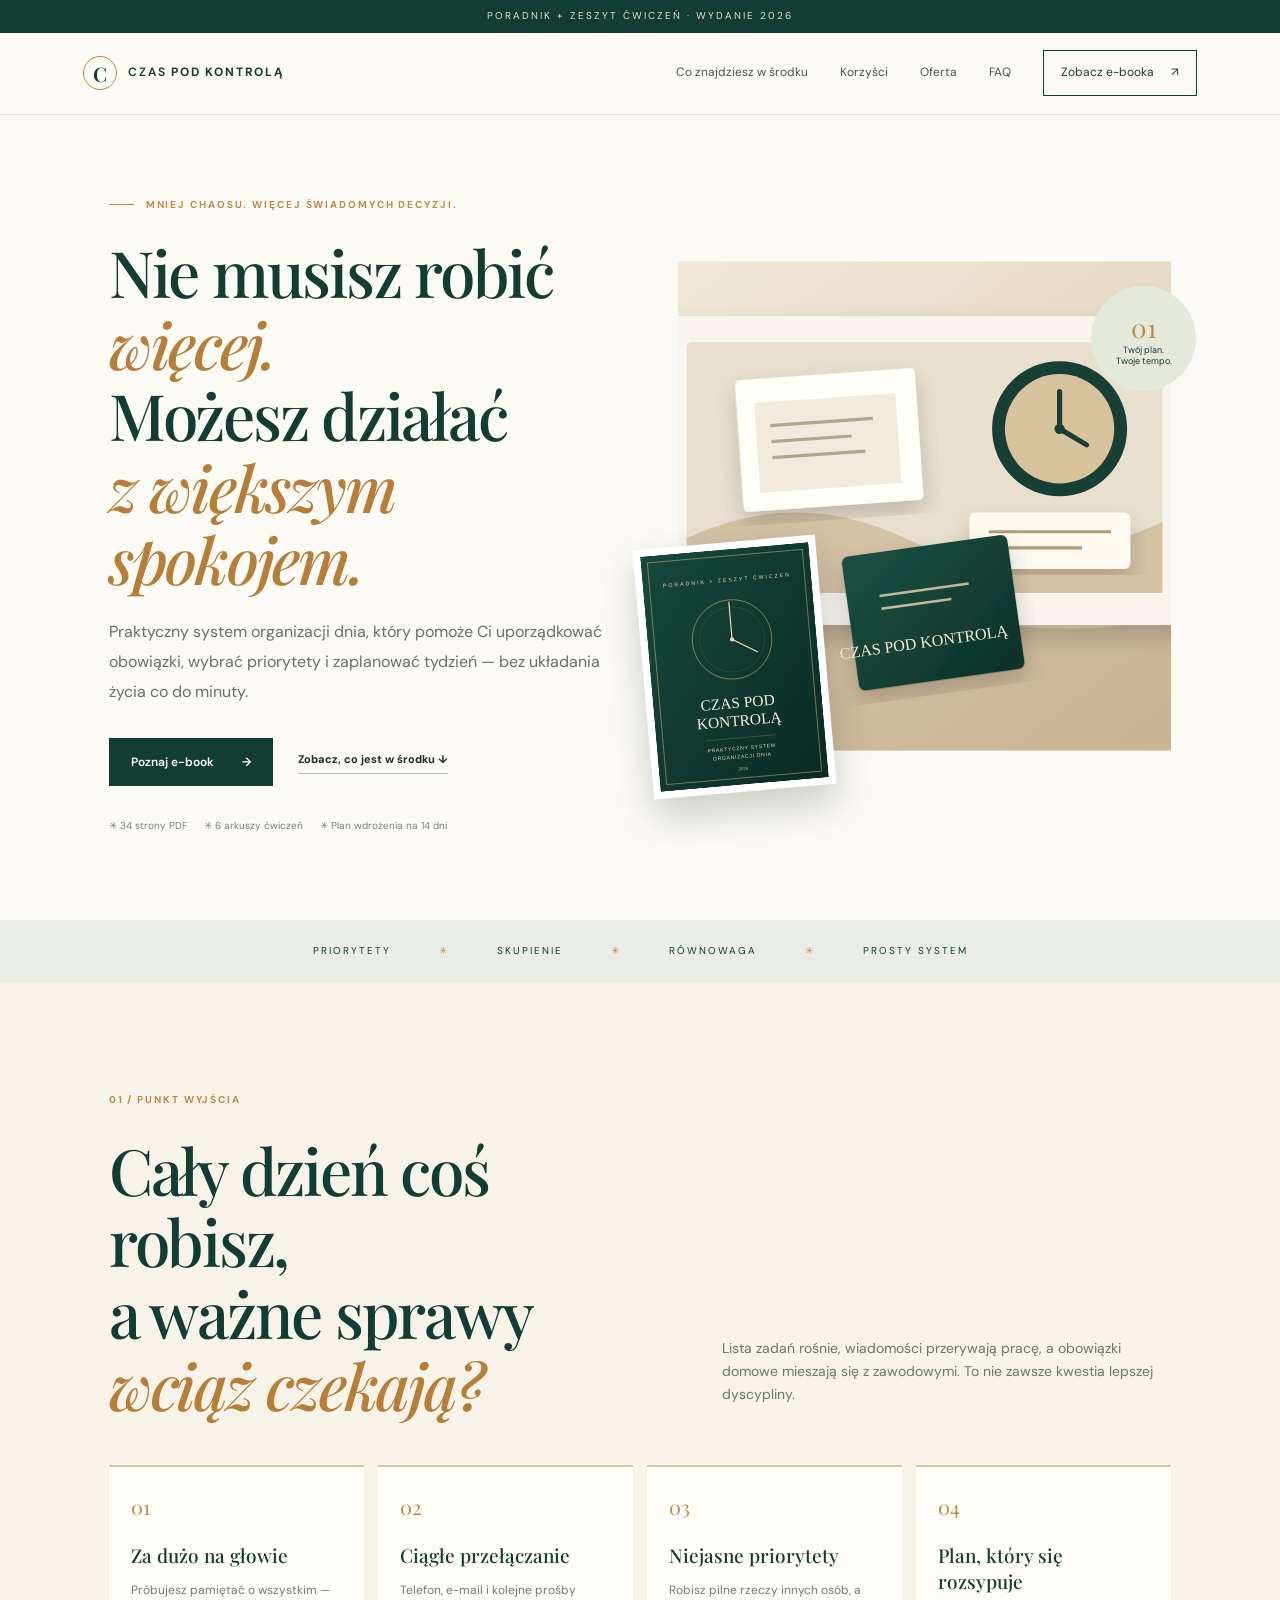
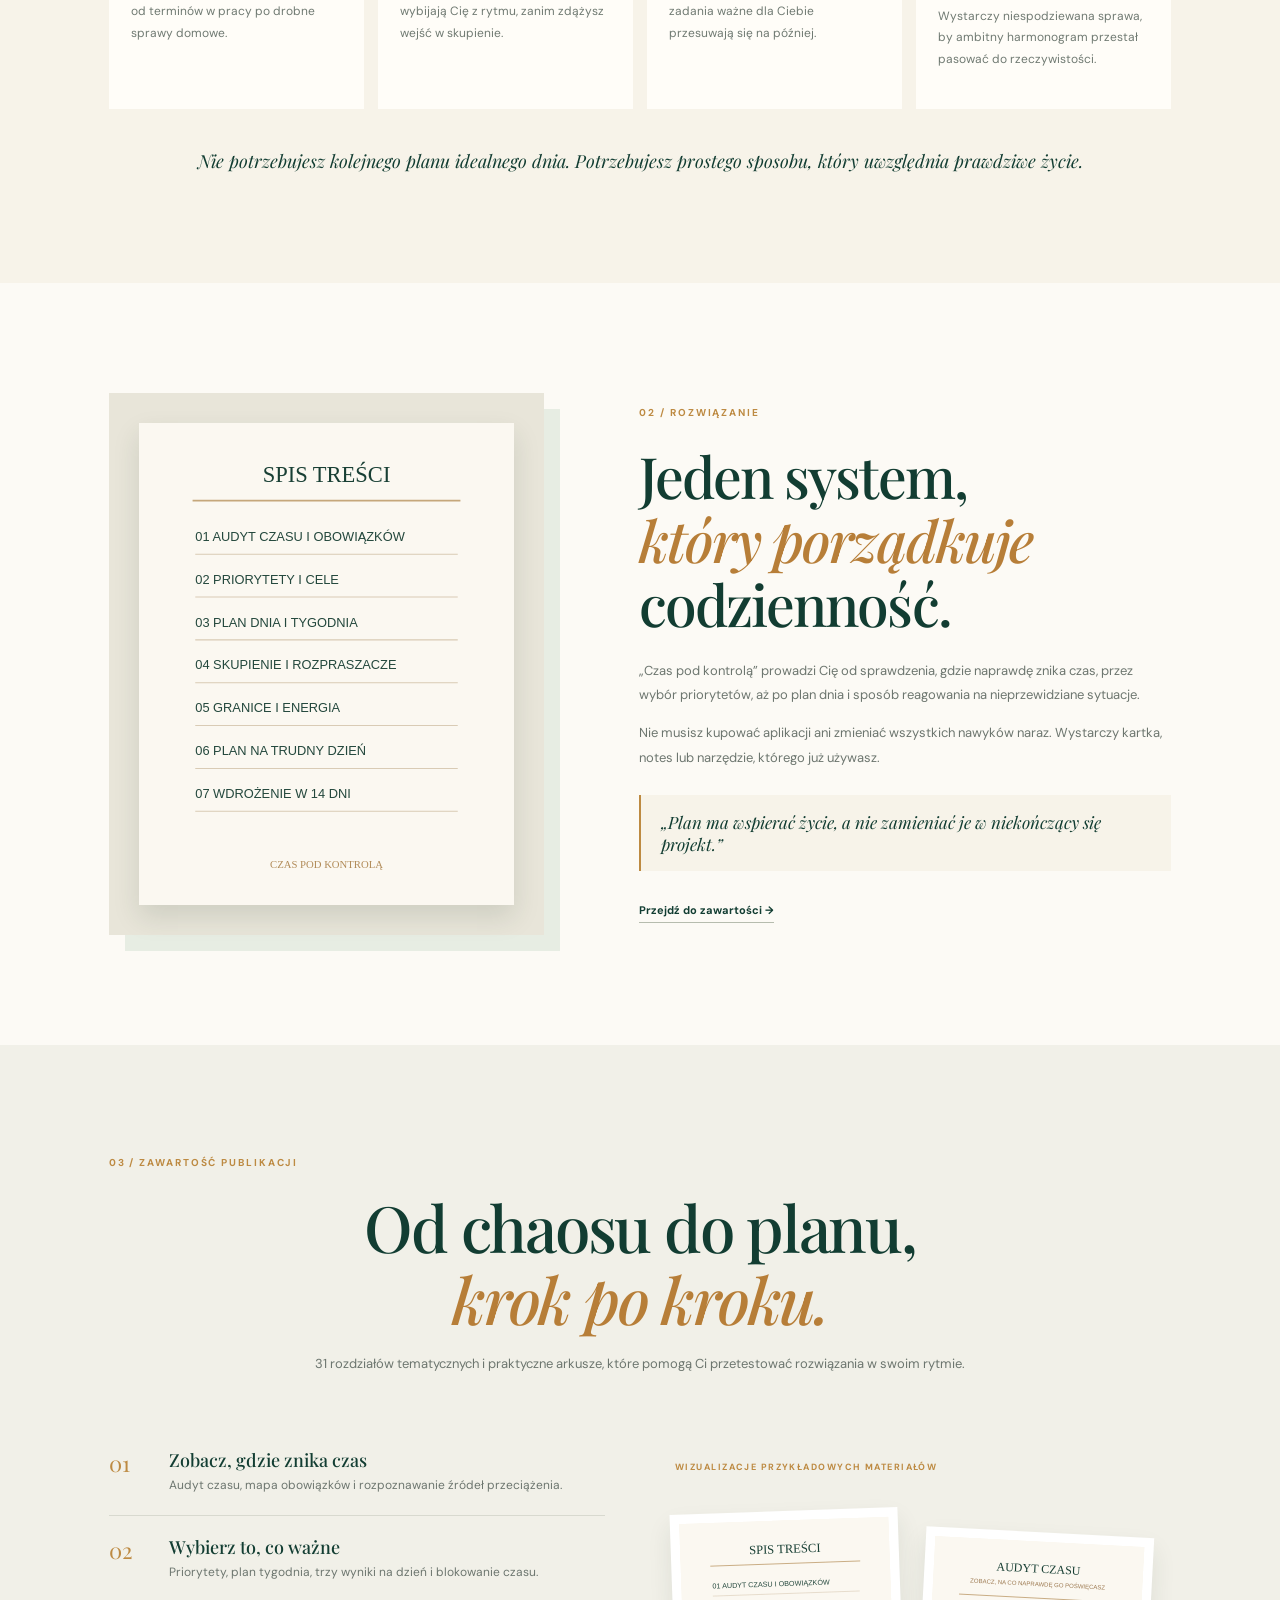
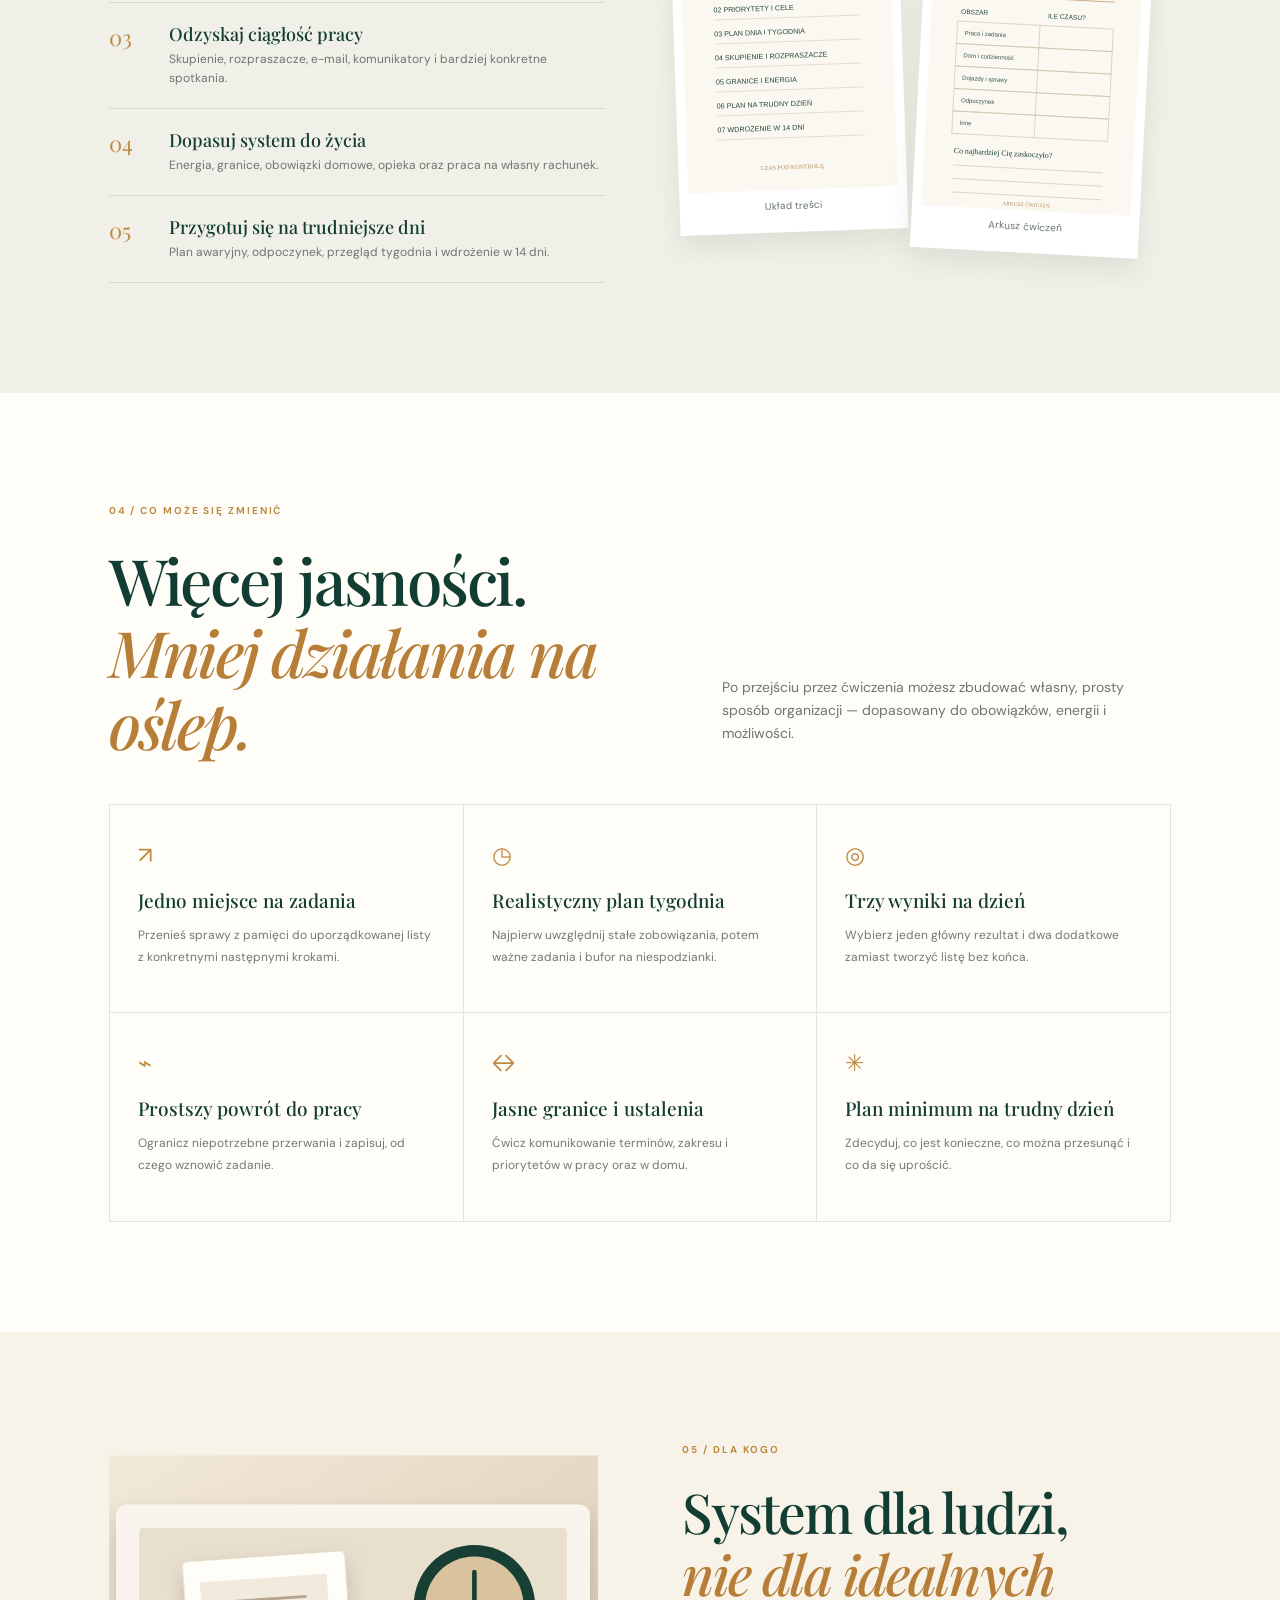
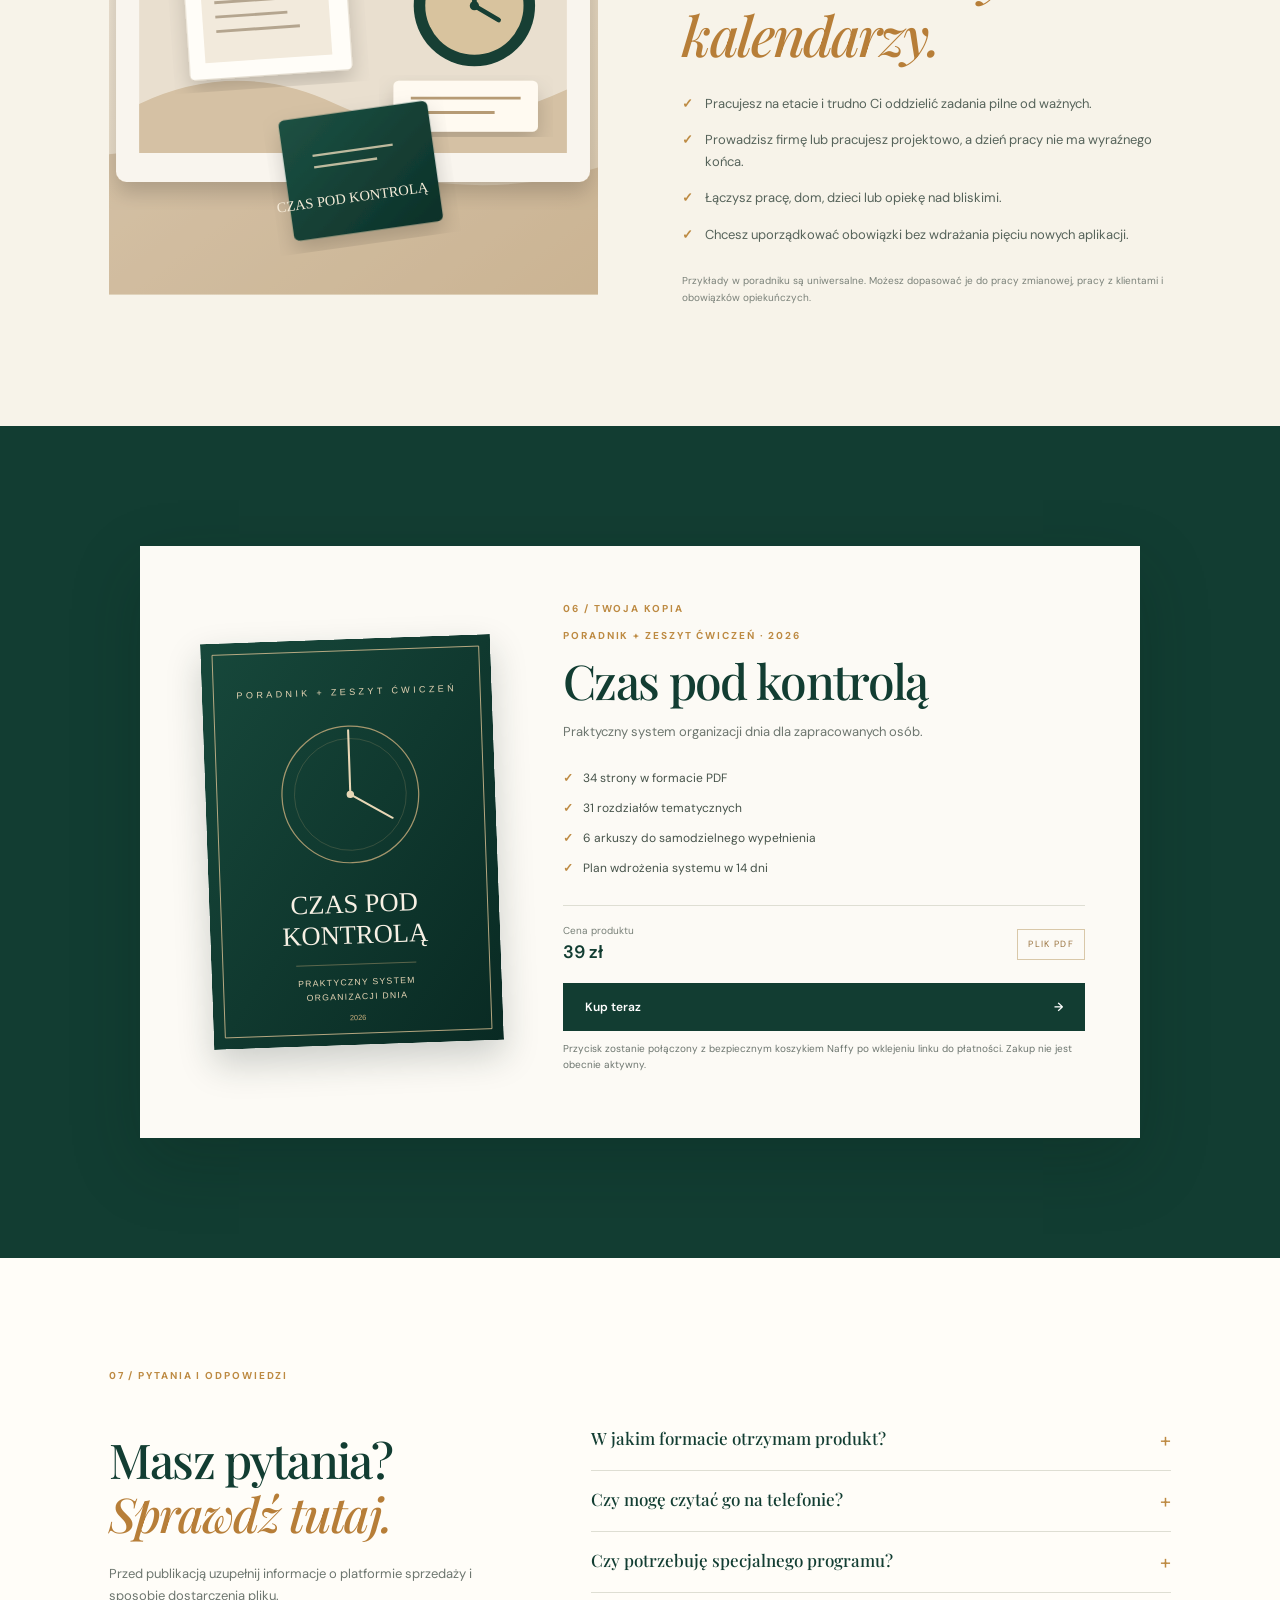
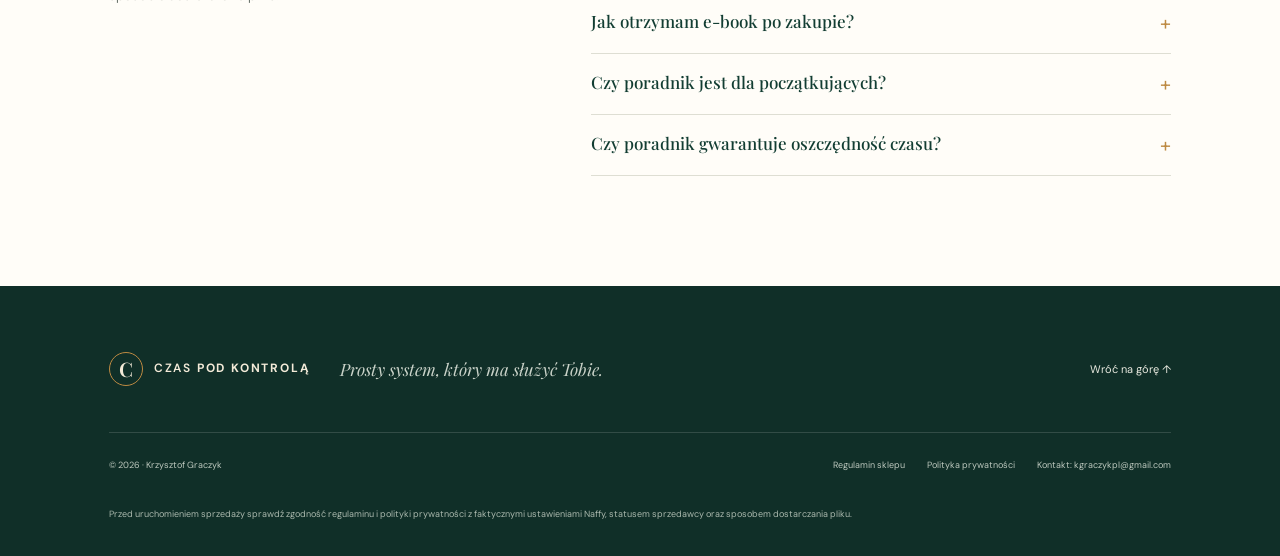
<file: czas-pod-kontrola/index.html>
<!doctype html>
<html lang="pl">
<head>
<meta charset="utf-8"><meta name="viewport" content="width=device-width, initial-scale=1">
<meta name="theme-color" content="#123d32"><meta name="description" content="Czas pod kontrolą — praktyczny poradnik i zeszyt ćwiczeń. Uporządkuj zadania, zaplanuj tydzień i odzyskaj przestrzeń na ważne sprawy.">
<title>Czas pod kontrolą — praktyczny system organizacji dnia</title>
<link rel="preconnect" href="https://fonts.googleapis.com"><link rel="preconnect" href="https://fonts.gstatic.com" crossorigin><link href="https://fonts.googleapis.com/css2?family=DM+Sans:wght@400;500;600;700&family=Playfair+Display:wght@500;600;700&display=swap" rel="stylesheet">
<link rel="stylesheet" href="styles.css">
</head>
<body>
<div class="topline">PORADNIK + ZESZYT ĆWICZEŃ · WYDANIE 2026</div>
<header class="site-header"><a class="brand" href="#start"><span class="brand-mark">C</span><span>CZAS <b>POD KONTROLĄ</b></span></a><button class="menu-toggle" aria-label="Otwórz menu" aria-expanded="false">☰</button><nav class="nav"><a href="#srodek">Co znajdziesz w środku</a><a href="#korzysci">Korzyści</a><a href="#oferta">Oferta</a><a href="#faq">FAQ</a><a class="nav-cta" href="#oferta">Zobacz e-booka <span>↗</span></a></nav></header>
<main>
<section class="hero section" id="start"><div class="hero-copy"><p class="eyebrow"><span></span> MNIEJ CHAOSU. WIĘCEJ ŚWIADOMYCH DECYZJI.</p><h1>Nie musisz robić <em>więcej.</em><br>Możesz działać<br><em>z większym spokojem.</em></h1><p class="lead">Praktyczny system organizacji dnia, który pomoże Ci uporządkować obowiązki, wybrać priorytety i zaplanować tydzień — bez układania życia co do minuty.</p><div class="hero-actions"><a class="button primary" href="#oferta">Poznaj e-book <span>→</span></a><a class="text-link" href="#srodek">Zobacz, co jest w środku ↓</a></div><div class="hero-meta"><span>✳ 34 strony PDF</span><span>✳ 6 arkuszy ćwiczeń</span><span>✳ Plan wdrożenia na 14 dni</span></div></div><div class="hero-visual"><div class="visual-frame"><img src="assets/workspace.svg" alt="Ilustracja biurka z zegarem, notesem i kalendarzem w zielono-kremowej stylistyce"><div class="book-float"><img src="assets/cover-01.svg" alt="Wizualizacja okładki e-booka Czas pod kontrolą"></div></div><div class="round-note"><span>01</span><small>Twój plan.<br>Twoje tempo.</small></div></div></section>
<div class="ticker"><span>PRIORYTETY</span><i>✳</i><span>SKUPIENIE</span><i>✳</i><span>RÓWNOWAGA</span><i>✳</i><span>PROSTY SYSTEM</span></div>
<section class="problem section"><div class="section-kicker">01 / PUNKT WYJŚCIA</div><div class="split-heading"><h2>Cały dzień coś robisz,<br>a ważne sprawy <em>wciąż czekają?</em></h2><p>Lista zadań rośnie, wiadomości przerywają pracę, a obowiązki domowe mieszają się z zawodowymi. To nie zawsze kwestia lepszej dyscypliny.</p></div><div class="problem-grid"><article class="problem-card"><span>01</span><h3>Za dużo na głowie</h3><p>Próbujesz pamiętać o wszystkim — od terminów w pracy po drobne sprawy domowe.</p></article><article class="problem-card"><span>02</span><h3>Ciągłe przełączanie</h3><p>Telefon, e-mail i kolejne prośby wybijają Cię z rytmu, zanim zdążysz wejść w skupienie.</p></article><article class="problem-card"><span>03</span><h3>Niejasne priorytety</h3><p>Robisz pilne rzeczy innych osób, a zadania ważne dla Ciebie przesuwają się na później.</p></article><article class="problem-card"><span>04</span><h3>Plan, który się rozsypuje</h3><p>Wystarczy niespodziewana sprawa, by ambitny harmonogram przestał pasować do rzeczywistości.</p></article></div><p class="quiet-note">Nie potrzebujesz kolejnego planu idealnego dnia. Potrzebujesz prostego sposobu, który uwzględnia prawdziwe życie.</p></section>
<section class="solution section"><div class="solution-art"><img src="assets/sample-toc-03.svg" alt="Poglądowa grafika przedstawiająca układ treści poradnika"></div><div class="solution-copy"><div class="section-kicker">02 / ROZWIĄZANIE</div><h2>Jeden system,<br><em>który porządkuje</em><br>codzienność.</h2><p>„Czas pod kontrolą” prowadzi Cię od sprawdzenia, gdzie naprawdę znika czas, przez wybór priorytetów, aż po plan dnia i sposób reagowania na nieprzewidziane sytuacje.</p><p>Nie musisz kupować aplikacji ani zmieniać wszystkich nawyków naraz. Wystarczy kartka, notes lub narzędzie, którego już używasz.</p><div class="pullquote">„Plan ma wspierać życie, a nie zamieniać je w niekończący się projekt.”</div><a class="text-link dark" href="#srodek">Przejdź do zawartości →</a></div></section>
<section class="inside section" id="srodek"><div class="section-kicker">03 / ZAWARTOŚĆ PUBLIKACJI</div><div class="center-heading"><h2>Od chaosu do planu,<br><em>krok po kroku.</em></h2><p>31 rozdziałów tematycznych i praktyczne arkusze, które pomogą Ci przetestować rozwiązania w swoim rytmie.</p></div><div class="inside-grid"><div class="inside-list"><article><b>01</b><div><h3>Zobacz, gdzie znika czas</h3><p>Audyt czasu, mapa obowiązków i rozpoznawanie źródeł przeciążenia.</p></div></article><article><b>02</b><div><h3>Wybierz to, co ważne</h3><p>Priorytety, plan tygodnia, trzy wyniki na dzień i blokowanie czasu.</p></div></article><article><b>03</b><div><h3>Odzyskaj ciągłość pracy</h3><p>Skupienie, rozpraszacze, e-mail, komunikatory i bardziej konkretne spotkania.</p></div></article><article><b>04</b><div><h3>Dopasuj system do życia</h3><p>Energia, granice, obowiązki domowe, opieka oraz praca na własny rachunek.</p></div></article><article><b>05</b><div><h3>Przygotuj się na trudniejsze dni</h3><p>Plan awaryjny, odpoczynek, przegląd tygodnia i wdrożenie w 14 dni.</p></div></article></div><div class="sample-stack"><div class="sample-label">WIZUALIZACJE PRZYKŁADOWYCH MATERIAŁÓW</div><div class="sample-pages"><figure><img src="assets/sample-toc-03.svg" alt="Poglądowa wizualizacja spisu treści"><figcaption>Układ treści</figcaption></figure><figure><img src="assets/sample-worksheet-26.svg" alt="Poglądowa wizualizacja arkusza audytu czasu"><figcaption>Arkusz ćwiczeń</figcaption></figure></div></div></div></section>
<section class="benefits section" id="korzysci"><div class="section-kicker">04 / CO MOŻE SIĘ ZMIENIĆ</div><div class="split-heading"><h2>Więcej jasności.<br><em>Mniej działania na oślep.</em></h2><p>Po przejściu przez ćwiczenia możesz zbudować własny, prosty sposób organizacji — dopasowany do obowiązków, energii i możliwości.</p></div><div class="benefit-grid"><div class="benefit"><span>↗</span><h3>Jedno miejsce na zadania</h3><p>Przenieś sprawy z pamięci do uporządkowanej listy z konkretnymi następnymi krokami.</p></div><div class="benefit"><span>◷</span><h3>Realistyczny plan tygodnia</h3><p>Najpierw uwzględnij stałe zobowiązania, potem ważne zadania i bufor na niespodzianki.</p></div><div class="benefit"><span>◎</span><h3>Trzy wyniki na dzień</h3><p>Wybierz jeden główny rezultat i dwa dodatkowe zamiast tworzyć listę bez końca.</p></div><div class="benefit"><span>⌁</span><h3>Prostszy powrót do pracy</h3><p>Ogranicz niepotrzebne przerwania i zapisuj, od czego wznowić zadanie.</p></div><div class="benefit"><span>↔</span><h3>Jasne granice i ustalenia</h3><p>Ćwicz komunikowanie terminów, zakresu i priorytetów w pracy oraz w domu.</p></div><div class="benefit"><span>✳</span><h3>Plan minimum na trudny dzień</h3><p>Zdecyduj, co jest konieczne, co można przesunąć i co da się uprościć.</p></div></div></section>
<section class="forwho section"><div class="forwho-image"><img src="assets/workspace.svg" alt="Ilustracja przestrzeni do planowania dnia"></div><div class="forwho-copy"><div class="section-kicker">05 / DLA KOGO</div><h2>System dla ludzi,<br><em>nie dla idealnych kalendarzy.</em></h2><ul><li><span>✓</span> Pracujesz na etacie i trudno Ci oddzielić zadania pilne od ważnych.</li><li><span>✓</span> Prowadzisz firmę lub pracujesz projektowo, a dzień pracy nie ma wyraźnego końca.</li><li><span>✓</span> Łączysz pracę, dom, dzieci lub opiekę nad bliskimi.</li><li><span>✓</span> Chcesz uporządkować obowiązki bez wdrażania pięciu nowych aplikacji.</li></ul><p class="smallprint">Przykłady w poradniku są uniwersalne. Możesz dopasować je do pracy zmianowej, pracy z klientami i obowiązków opiekuńczych.</p></div></section>
<section class="offer section" id="oferta"><div class="offer-card"><div class="offer-cover"><img src="assets/cover-01.svg" alt="Wizualizacja okładki Czas pod kontrolą"></div><div class="offer-copy"><div class="section-kicker">06 / TWOJA KOPIA</div><p class="eyebrow">PORADNIK + ZESZYT ĆWICZEŃ · 2026</p><h2>Czas pod kontrolą</h2><p>Praktyczny system organizacji dnia dla zapracowanych osób.</p><ul class="offer-checks"><li>34 strony w formacie PDF</li><li>31 rozdziałów tematycznych</li><li>6 arkuszy do samodzielnego wypełnienia</li><li>Plan wdrożenia systemu w 14 dni</li></ul><div class="price-row"><div><small>Cena produktu</small><strong>39 zł</strong></div><span class="format-tag">PLIK PDF</span></div><button class="button primary buy-button" type="button">Kup teraz <span>→</span></button><p class="checkout-note">Przycisk zostanie połączony z bezpiecznym koszykiem Naffy po wklejeniu linku do płatności. Zakup nie jest obecnie aktywny.</p></div></div></section>
<section class="faq section" id="faq"><div class="section-kicker">07 / PYTANIA I ODPOWIEDZI</div><div class="faq-layout"><div><h2>Masz pytania?<br><em>Sprawdź tutaj.</em></h2><p>Przed publikacją uzupełnij informacje o platformie sprzedaży i sposobie dostarczenia pliku.</p></div><div class="faq-list"><details><summary>W jakim formacie otrzymam produkt?<span>+</span></summary><p>Produkt jest przygotowany jako plik PDF. E-book ma 34 strony.</p></details><details><summary>Czy mogę czytać go na telefonie?<span>+</span></summary><p>Tak. Pliki PDF można otwierać na telefonach, tabletach i komputerach za pomocą czytnika PDF lub przeglądarki obsługującej ten format.</p></details><details><summary>Czy potrzebuję specjalnego programu?<span>+</span></summary><p>Nie jest potrzebne specjalistyczne oprogramowanie. Wystarczy aplikacja lub przeglądarka obsługująca PDF.</p></details><details><summary>Jak otrzymam e-book po zakupie?<span>+</span></summary><p>Sposób dostarczenia należy skonfigurować w Naffy. Po podłączeniu koszyka należy tu potwierdzić dokładny sposób i termin dostawy.</p></details><details><summary>Czy poradnik jest dla początkujących?<span>+</span></summary><p>Tak. Zaczyna od audytu czasu i porządkowania obowiązków, a następnie przechodzi do priorytetów, planowania i wdrożenia systemu.</p></details><details><summary>Czy poradnik gwarantuje oszczędność czasu?<span>+</span></summary><p>Nie. Publikacja nie gwarantuje określonej oszczędności czasu ani wzrostu produktywności. Efekty zależą m.in. od rodzaju pracy, obciążenia i sytuacji życiowej.</p></details></div></div></section>
</main>
<footer class="footer"><div class="footer-main"><a class="brand light" href="#start"><span class="brand-mark">C</span><span>CZAS <b>POD KONTROLĄ</b></span></a><p>Prosty system, który ma służyć Tobie.</p><a href="#start" class="backtop">Wróć na górę ↑</a></div><div class="footer-bottom"><span>© 2026 · Krzysztof Graczyk</span><div><a href="regulamin.html">Regulamin sklepu</a><a href="polityka-prywatnosci.html">Polityka prywatności</a><a href="mailto:kgraczykpl@gmail.com">Kontakt: kgraczykpl@gmail.com</a></div></div><p class="legal-placeholder">Przed uruchomieniem sprzedaży sprawdź zgodność regulaminu i polityki prywatności z faktycznymi ustawieniami Naffy, statusem sprzedawcy oraz sposobem dostarczania pliku.</p></footer>
<div class="notice" role="status" aria-live="polite"></div>
<script src="script.js"></script>
</body></html>
</file>
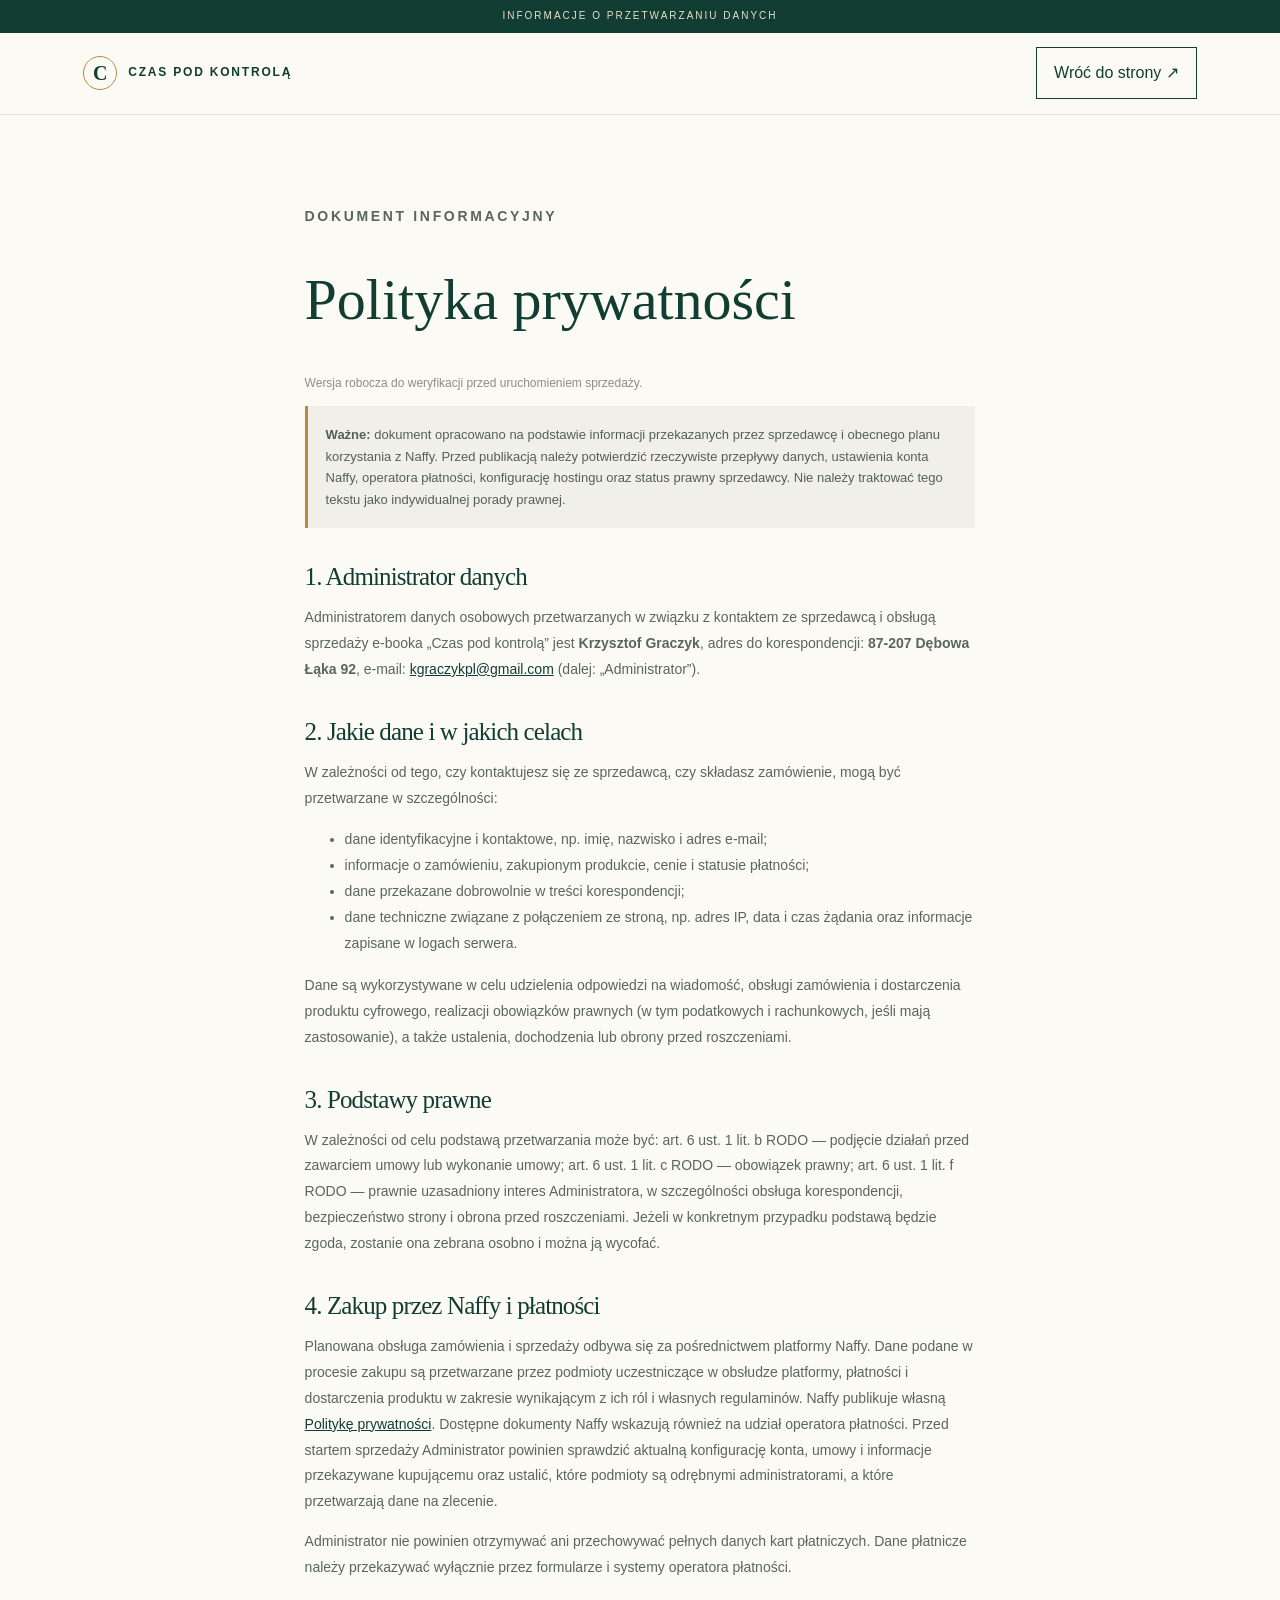
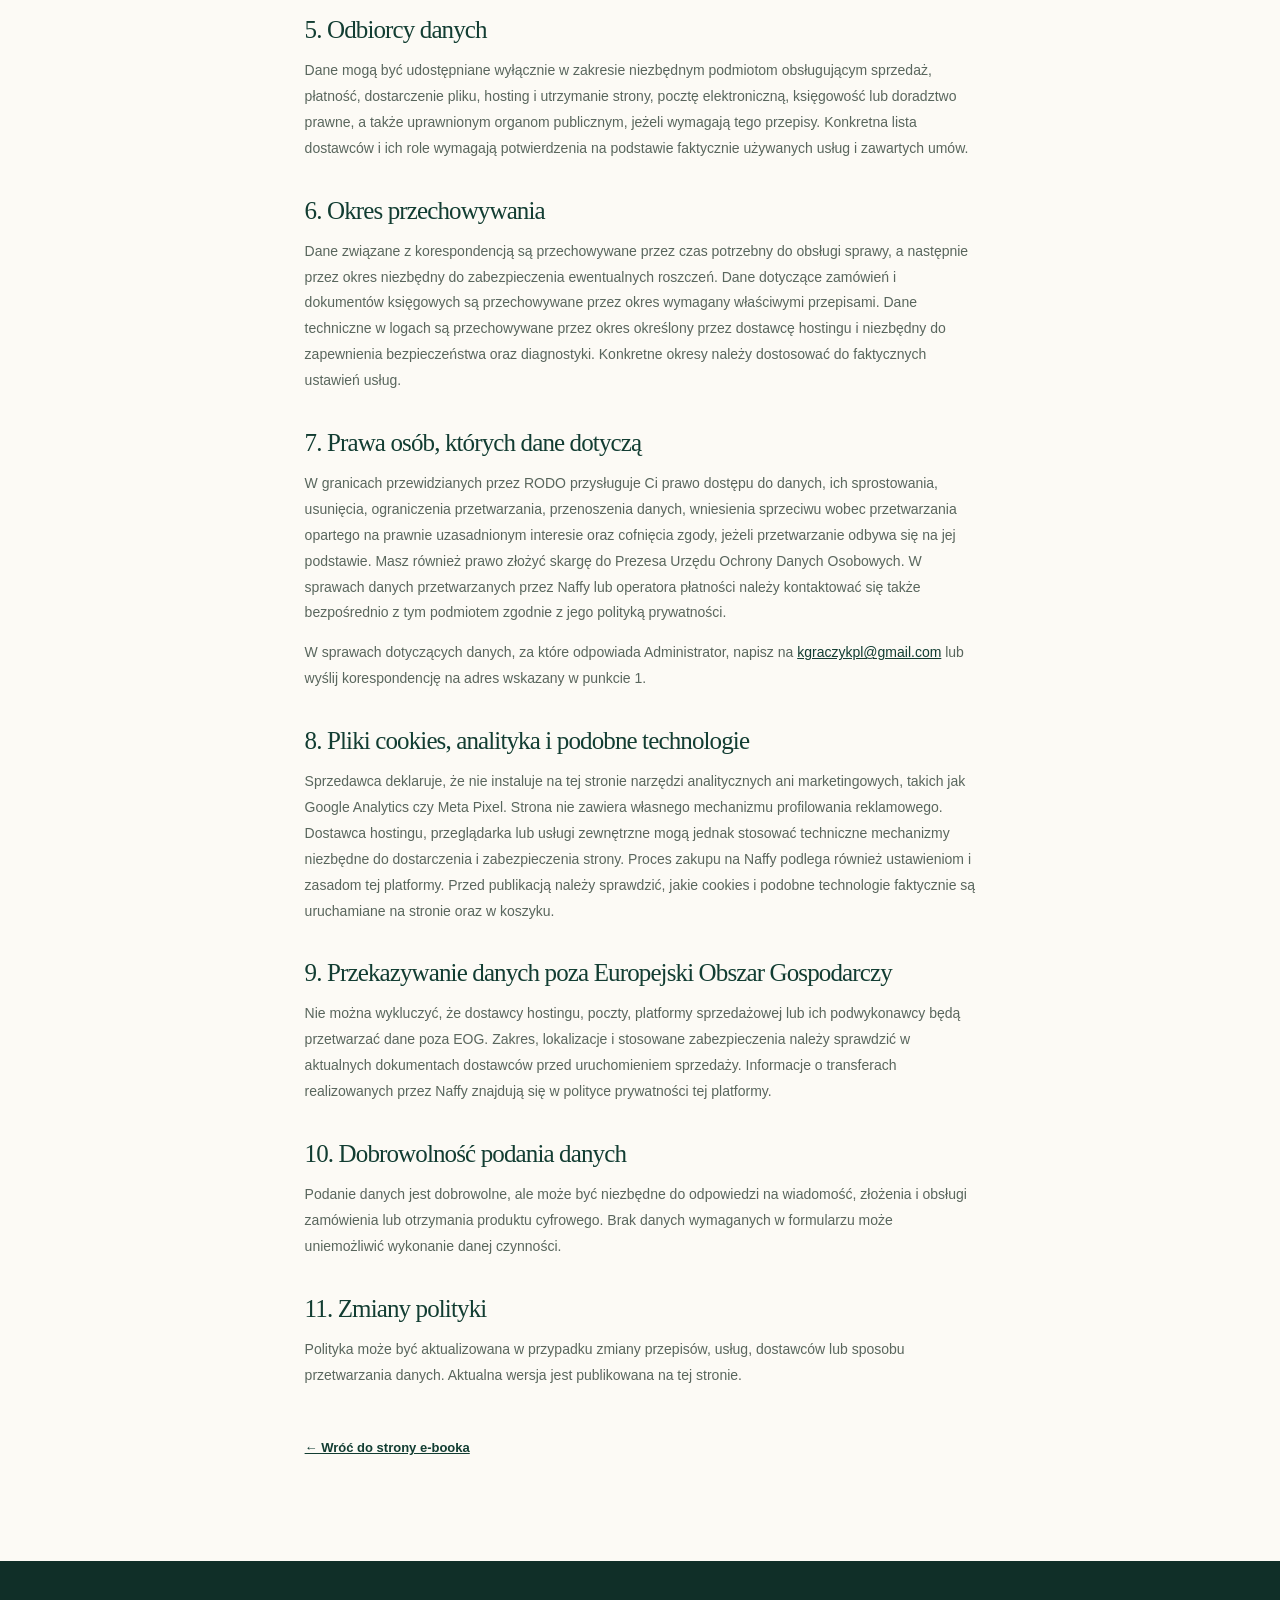
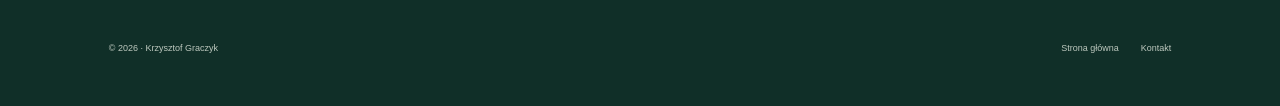
<file: czas-pod-kontrola/polityka-prywatnosci.html>
<!doctype html>
<html lang="pl"><head><meta charset="utf-8"><meta name="viewport" content="width=device-width, initial-scale=1"><meta name="robots" content="index,follow"><meta name="theme-color" content="#123d32"><title>Polityka prywatności — Czas pod kontrolą</title><link rel="stylesheet" href="styles.css"><style>.policy{max-width:850px;margin:auto;padding:75px 7% 100px}.policy h1{font:500 clamp(38px,5vw,58px)/1.12 'Playfair Display',serif;color:var(--green)}.policy h2{font:500 25px 'Playfair Display';margin:35px 0 10px}.policy p,.policy li{font-size:14px;color:#59665d;line-height:1.85}.policy .updated{font-size:12px;color:#8a8e83}.policy a{color:var(--green);text-decoration:underline}.policy-note{padding:18px;background:#f1f0e8;border-left:3px solid #bd8a42;font-size:13px;color:#536057}.policy-back{display:inline-block;margin-top:35px;color:var(--green);font-size:13px;font-weight:700}</style></head>
<body><div class="topline">INFORMACJE O PRZETWARZANIU DANYCH</div><header class="site-header"><a class="brand" href="index.html"><span class="brand-mark">C</span><span>CZAS <b>POD KONTROLĄ</b></span></a><a class="nav-cta" href="index.html">Wróć do strony ↗</a></header>
<main class="policy"><p class="section-kicker">DOKUMENT INFORMACYJNY</p><h1>Polityka prywatności</h1><p class="updated">Wersja robocza do weryfikacji przed uruchomieniem sprzedaży.</p>
<div class="policy-note"><strong>Ważne:</strong> dokument opracowano na podstawie informacji przekazanych przez sprzedawcę i obecnego planu korzystania z Naffy. Przed publikacją należy potwierdzić rzeczywiste przepływy danych, ustawienia konta Naffy, operatora płatności, konfigurację hostingu oraz status prawny sprzedawcy. Nie należy traktować tego tekstu jako indywidualnej porady prawnej.</div>
<h2>1. Administrator danych</h2><p>Administratorem danych osobowych przetwarzanych w związku z kontaktem ze sprzedawcą i obsługą sprzedaży e-booka „Czas pod kontrolą” jest <strong>Krzysztof Graczyk</strong>, adres do korespondencji: <strong>87-207 Dębowa Łąka 92</strong>, e-mail: <a href="mailto:kgraczykpl@gmail.com">kgraczykpl@gmail.com</a> (dalej: „Administrator”).</p>
<h2>2. Jakie dane i w jakich celach</h2><p>W zależności od tego, czy kontaktujesz się ze sprzedawcą, czy składasz zamówienie, mogą być przetwarzane w szczególności:</p><ul><li>dane identyfikacyjne i kontaktowe, np. imię, nazwisko i adres e-mail;</li><li>informacje o zamówieniu, zakupionym produkcie, cenie i statusie płatności;</li><li>dane przekazane dobrowolnie w treści korespondencji;</li><li>dane techniczne związane z połączeniem ze stroną, np. adres IP, data i czas żądania oraz informacje zapisane w logach serwera.</li></ul><p>Dane są wykorzystywane w celu udzielenia odpowiedzi na wiadomość, obsługi zamówienia i dostarczenia produktu cyfrowego, realizacji obowiązków prawnych (w tym podatkowych i rachunkowych, jeśli mają zastosowanie), a także ustalenia, dochodzenia lub obrony przed roszczeniami.</p>
<h2>3. Podstawy prawne</h2><p>W zależności od celu podstawą przetwarzania może być: art. 6 ust. 1 lit. b RODO — podjęcie działań przed zawarciem umowy lub wykonanie umowy; art. 6 ust. 1 lit. c RODO — obowiązek prawny; art. 6 ust. 1 lit. f RODO — prawnie uzasadniony interes Administratora, w szczególności obsługa korespondencji, bezpieczeństwo strony i obrona przed roszczeniami. Jeżeli w konkretnym przypadku podstawą będzie zgoda, zostanie ona zebrana osobno i można ją wycofać.</p>
<h2>4. Zakup przez Naffy i płatności</h2><p>Planowana obsługa zamówienia i sprzedaży odbywa się za pośrednictwem platformy Naffy. Dane podane w procesie zakupu są przetwarzane przez podmioty uczestniczące w obsłudze platformy, płatności i dostarczenia produktu w zakresie wynikającym z ich ról i własnych regulaminów. Naffy publikuje własną <a href="https://naffy.io/pl/polityka-prywatnoci" target="_blank" rel="noopener noreferrer">Politykę prywatności</a>. Dostępne dokumenty Naffy wskazują również na udział operatora płatności. Przed startem sprzedaży Administrator powinien sprawdzić aktualną konfigurację konta, umowy i informacje przekazywane kupującemu oraz ustalić, które podmioty są odrębnymi administratorami, a które przetwarzają dane na zlecenie.</p><p>Administrator nie powinien otrzymywać ani przechowywać pełnych danych kart płatniczych. Dane płatnicze należy przekazywać wyłącznie przez formularze i systemy operatora płatności.</p>
<h2>5. Odbiorcy danych</h2><p>Dane mogą być udostępniane wyłącznie w zakresie niezbędnym podmiotom obsługującym sprzedaż, płatność, dostarczenie pliku, hosting i utrzymanie strony, pocztę elektroniczną, księgowość lub doradztwo prawne, a także uprawnionym organom publicznym, jeżeli wymagają tego przepisy. Konkretna lista dostawców i ich role wymagają potwierdzenia na podstawie faktycznie używanych usług i zawartych umów.</p>
<h2>6. Okres przechowywania</h2><p>Dane związane z korespondencją są przechowywane przez czas potrzebny do obsługi sprawy, a następnie przez okres niezbędny do zabezpieczenia ewentualnych roszczeń. Dane dotyczące zamówień i dokumentów księgowych są przechowywane przez okres wymagany właściwymi przepisami. Dane techniczne w logach są przechowywane przez okres określony przez dostawcę hostingu i niezbędny do zapewnienia bezpieczeństwa oraz diagnostyki. Konkretne okresy należy dostosować do faktycznych ustawień usług.</p>
<h2>7. Prawa osób, których dane dotyczą</h2><p>W granicach przewidzianych przez RODO przysługuje Ci prawo dostępu do danych, ich sprostowania, usunięcia, ograniczenia przetwarzania, przenoszenia danych, wniesienia sprzeciwu wobec przetwarzania opartego na prawnie uzasadnionym interesie oraz cofnięcia zgody, jeżeli przetwarzanie odbywa się na jej podstawie. Masz również prawo złożyć skargę do Prezesa Urzędu Ochrony Danych Osobowych. W sprawach danych przetwarzanych przez Naffy lub operatora płatności należy kontaktować się także bezpośrednio z tym podmiotem zgodnie z jego polityką prywatności.</p><p>W sprawach dotyczących danych, za które odpowiada Administrator, napisz na <a href="mailto:kgraczykpl@gmail.com">kgraczykpl@gmail.com</a> lub wyślij korespondencję na adres wskazany w punkcie 1.</p>
<h2>8. Pliki cookies, analityka i podobne technologie</h2><p>Sprzedawca deklaruje, że nie instaluje na tej stronie narzędzi analitycznych ani marketingowych, takich jak Google Analytics czy Meta Pixel. Strona nie zawiera własnego mechanizmu profilowania reklamowego. Dostawca hostingu, przeglądarka lub usługi zewnętrzne mogą jednak stosować techniczne mechanizmy niezbędne do dostarczenia i zabezpieczenia strony. Proces zakupu na Naffy podlega również ustawieniom i zasadom tej platformy. Przed publikacją należy sprawdzić, jakie cookies i podobne technologie faktycznie są uruchamiane na stronie oraz w koszyku.</p>
<h2>9. Przekazywanie danych poza Europejski Obszar Gospodarczy</h2><p>Nie można wykluczyć, że dostawcy hostingu, poczty, platformy sprzedażowej lub ich podwykonawcy będą przetwarzać dane poza EOG. Zakres, lokalizacje i stosowane zabezpieczenia należy sprawdzić w aktualnych dokumentach dostawców przed uruchomieniem sprzedaży. Informacje o transferach realizowanych przez Naffy znajdują się w polityce prywatności tej platformy.</p>
<h2>10. Dobrowolność podania danych</h2><p>Podanie danych jest dobrowolne, ale może być niezbędne do odpowiedzi na wiadomość, złożenia i obsługi zamówienia lub otrzymania produktu cyfrowego. Brak danych wymaganych w formularzu może uniemożliwić wykonanie danej czynności.</p>
<h2>11. Zmiany polityki</h2><p>Polityka może być aktualizowana w przypadku zmiany przepisów, usług, dostawców lub sposobu przetwarzania danych. Aktualna wersja jest publikowana na tej stronie.</p>
<a class="policy-back" href="index.html">← Wróć do strony e-booka</a></main>
<footer class="footer"><div class="footer-bottom"><span>© 2026 · Krzysztof Graczyk</span><div><a href="index.html">Strona główna</a><a href="mailto:kgraczykpl@gmail.com">Kontakt</a></div></div></footer></body></html>
</file>
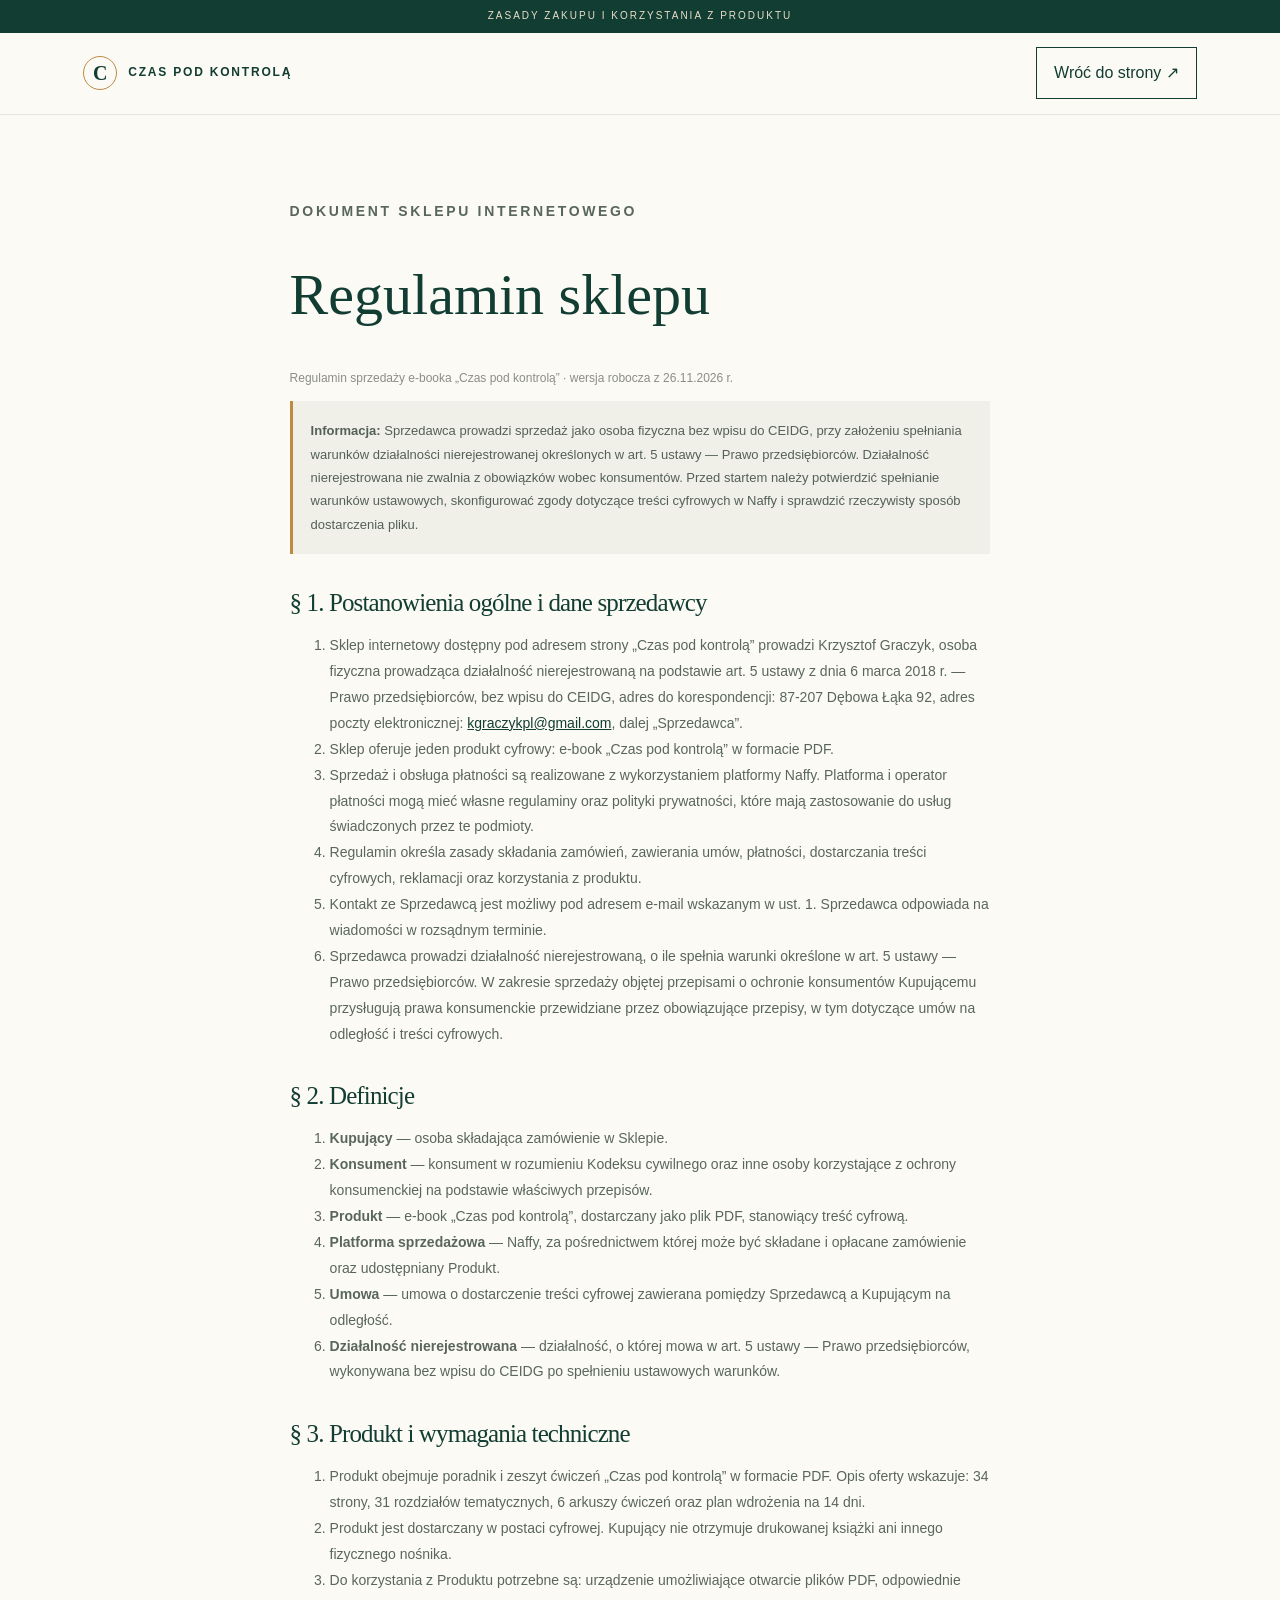
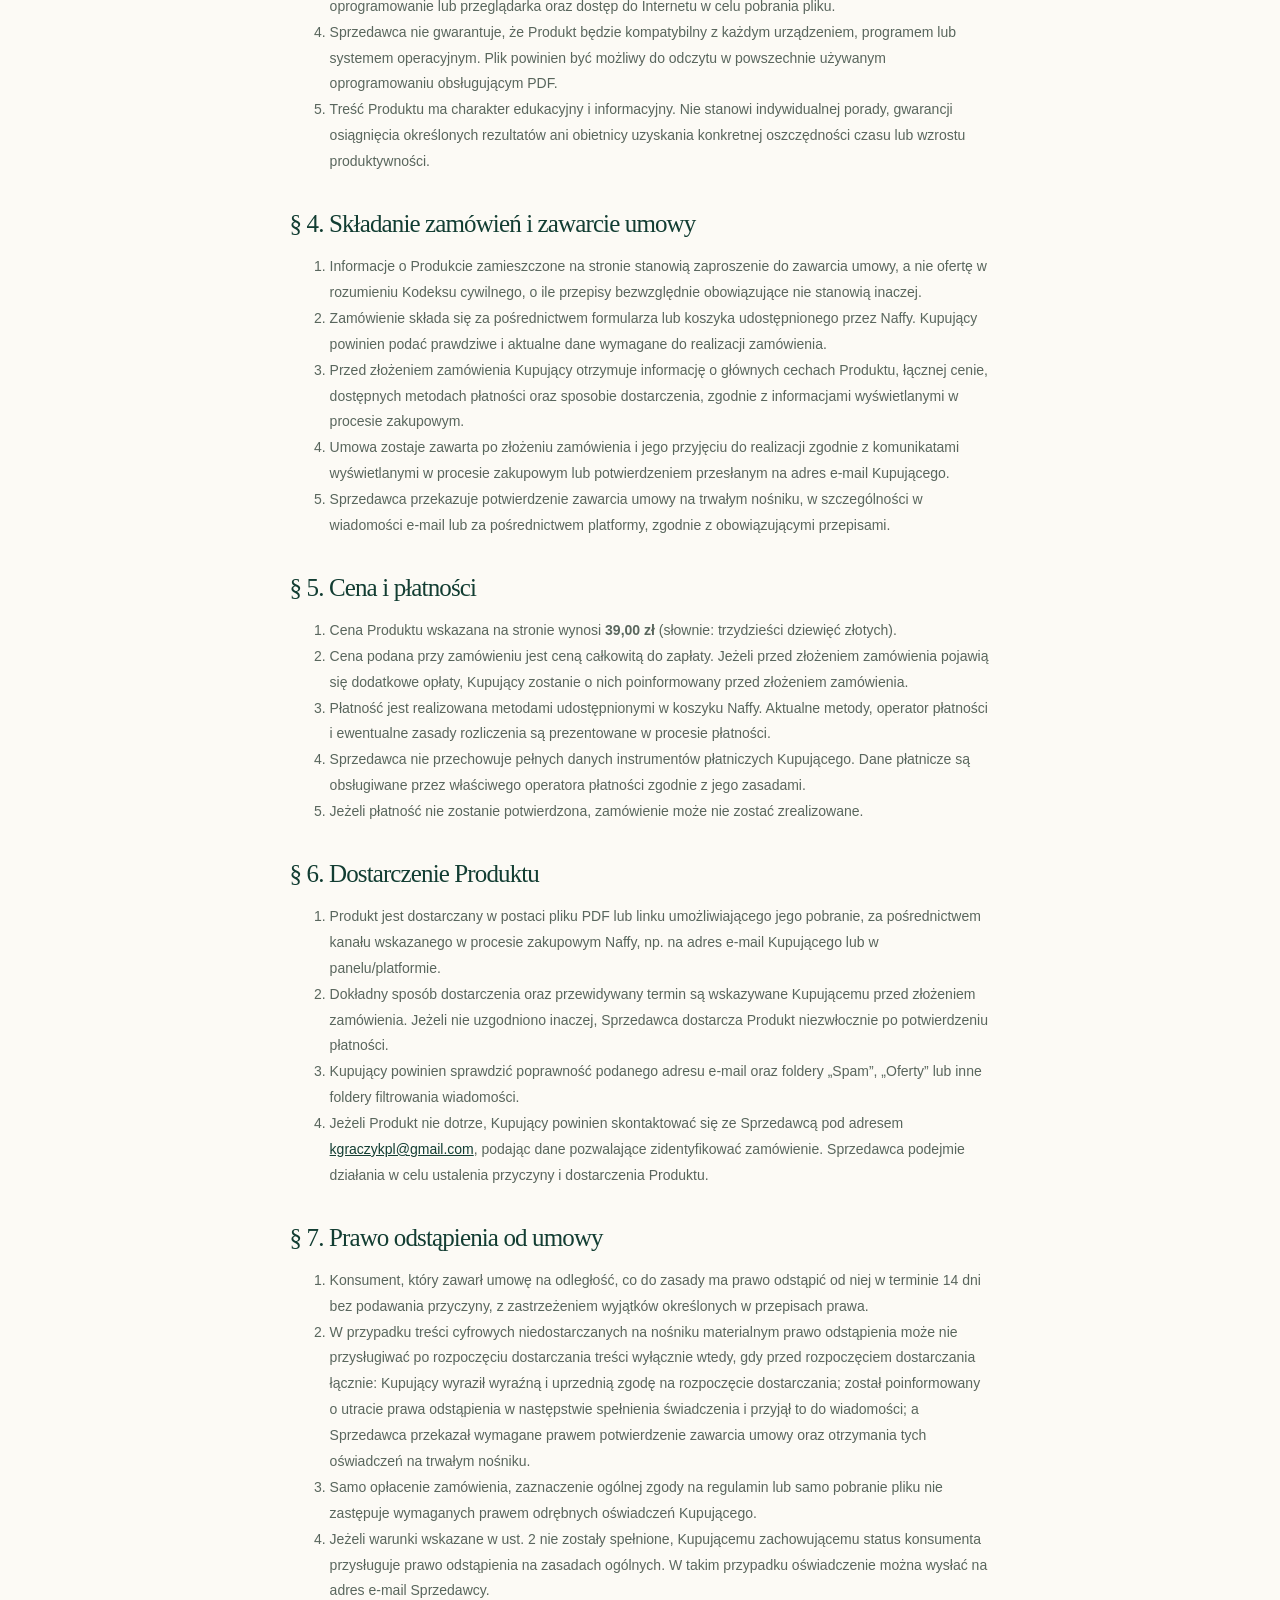
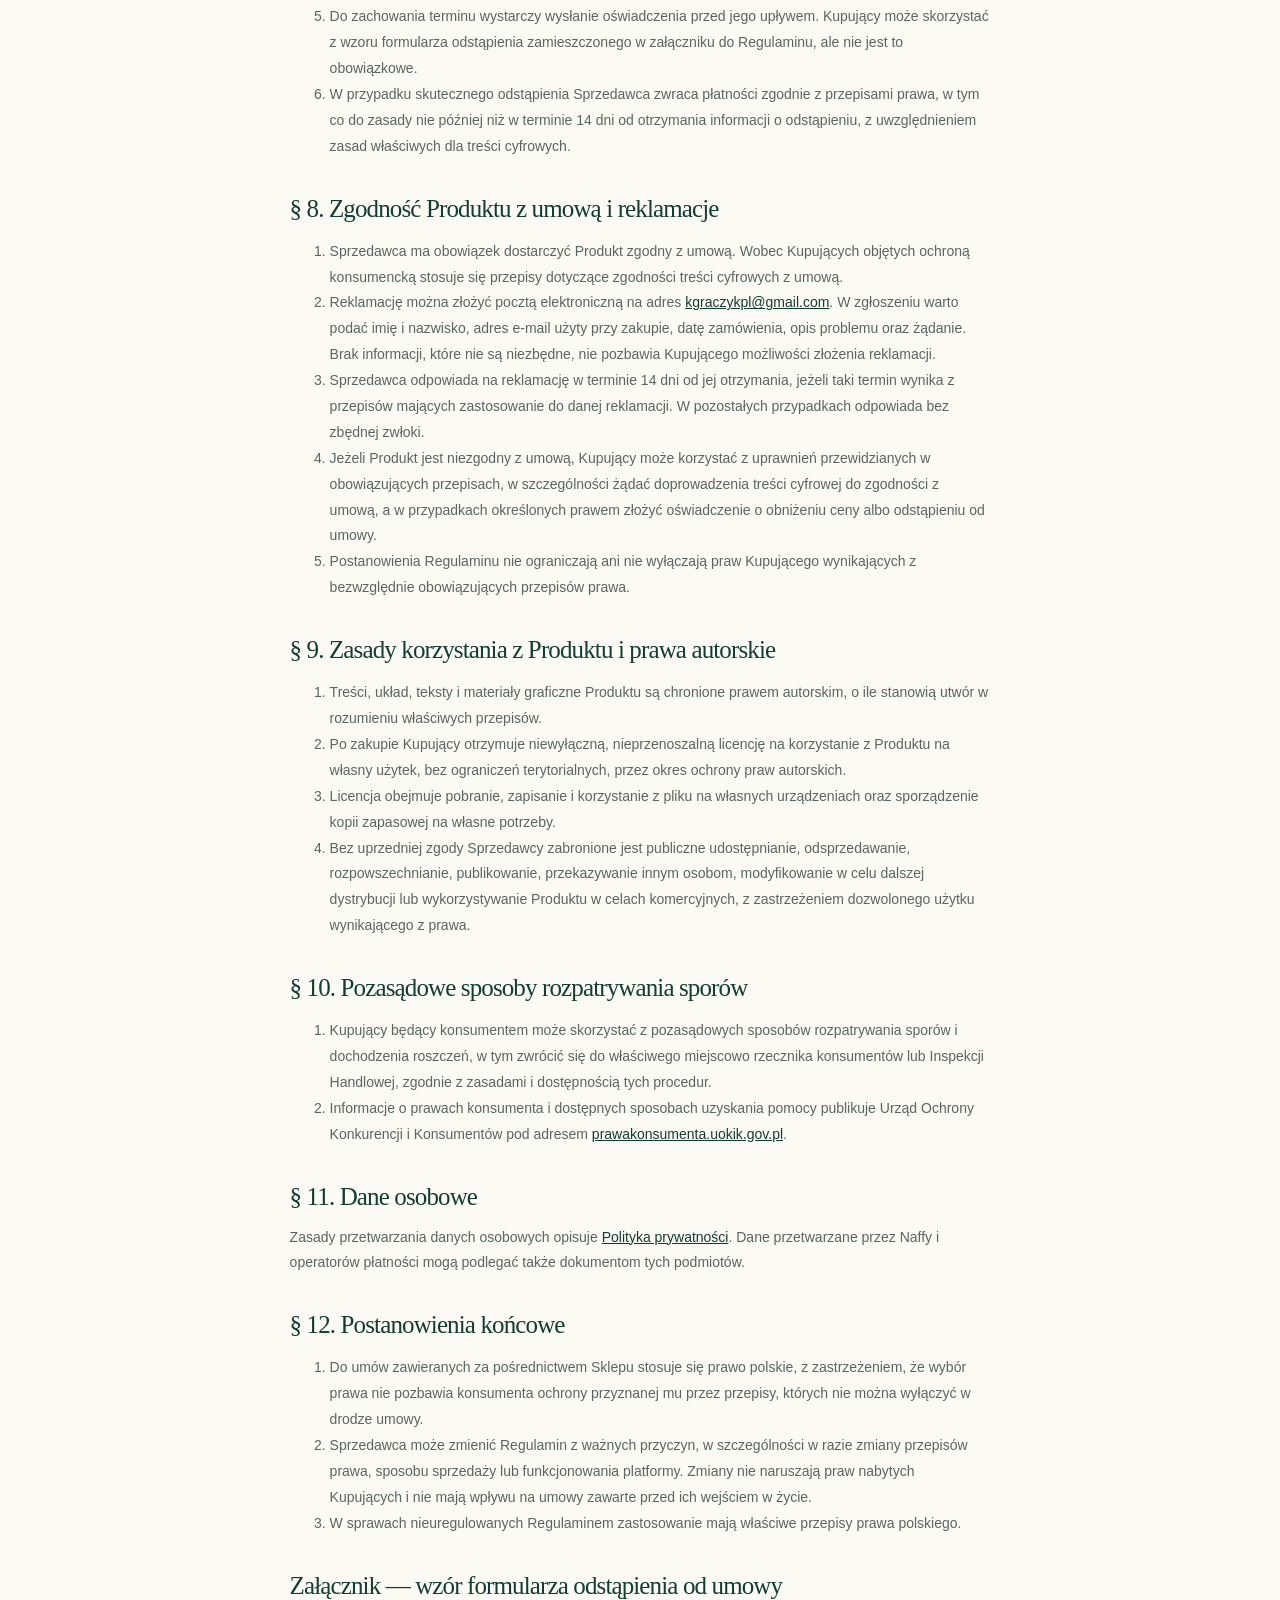
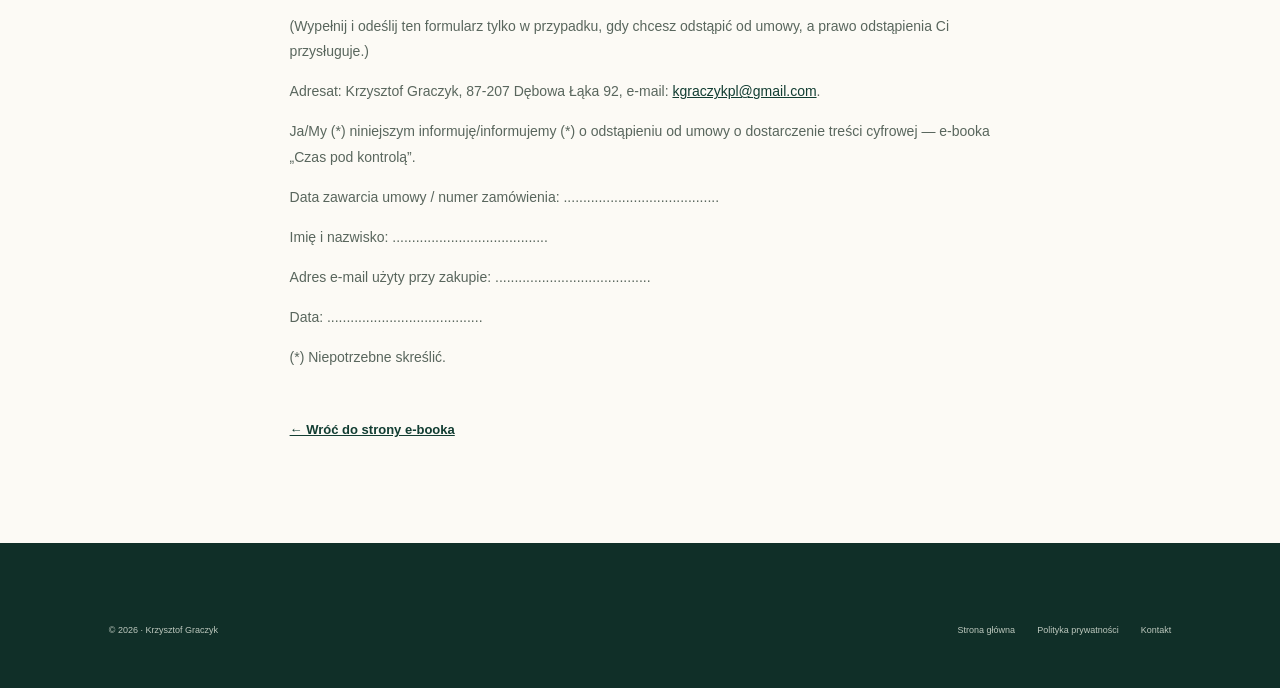
<file: czas-pod-kontrola/regulamin.html>
<!doctype html>
<html lang="pl">
<head>
<meta charset="utf-8"><meta name="viewport" content="width=device-width, initial-scale=1">
<meta name="robots" content="index,follow"><meta name="theme-color" content="#123d32">
<title>Regulamin sklepu — Czas pod kontrolą</title>
<link rel="stylesheet" href="styles.css">
<style>
.policy{max-width:880px;margin:auto;padding:70px 7% 100px}.policy h1{font:500 clamp(38px,5vw,58px)/1.12 'Playfair Display',serif;color:var(--green)}.policy h2{font:500 25px 'Playfair Display';margin:35px 0 10px}.policy h3{font:600 17px 'DM Sans',sans-serif;margin:22px 0 8px;color:var(--green)}.policy p,.policy li{font-size:14px;color:#59665d;line-height:1.85}.policy .updated{font-size:12px;color:#8a8e83}.policy a{color:var(--green);text-decoration:underline}.policy-note{padding:18px;background:#f1f0e8;border-left:3px solid #bd8a42;font-size:13px;color:#536057;line-height:1.8}.policy-back{display:inline-block;margin-top:35px;color:var(--green);font-size:13px;font-weight:700}
</style></head>
<body>
<div class="topline">ZASADY ZAKUPU I KORZYSTANIA Z PRODUKTU</div>
<header class="site-header"><a class="brand" href="index.html"><span class="brand-mark">C</span><span>CZAS <b>POD KONTROLĄ</b></span></a><a class="nav-cta" href="index.html">Wróć do strony ↗</a></header>
<main class="policy">
<p class="section-kicker">DOKUMENT SKLEPU INTERNETOWEGO</p>
<h1>Regulamin sklepu</h1>
<p class="updated">Regulamin sprzedaży e-booka „Czas pod kontrolą” · wersja robocza z 26.11.2026 r.</p>
<div class="policy-note"><strong>Informacja:</strong> Sprzedawca prowadzi sprzedaż jako osoba fizyczna bez wpisu do CEIDG, przy założeniu spełniania warunków działalności nierejestrowanej określonych w art. 5 ustawy — Prawo przedsiębiorców. Działalność nierejestrowana nie zwalnia z obowiązków wobec konsumentów. Przed startem należy potwierdzić spełnianie warunków ustawowych, skonfigurować zgody dotyczące treści cyfrowych w Naffy i sprawdzić rzeczywisty sposób dostarczenia pliku.</div>

<h2>§ 1. Postanowienia ogólne i dane sprzedawcy</h2>
<ol>
<li>Sklep internetowy dostępny pod adresem strony „Czas pod kontrolą” prowadzi Krzysztof Graczyk, osoba fizyczna prowadząca działalność nierejestrowaną na podstawie art. 5 ustawy z dnia 6 marca 2018 r. — Prawo przedsiębiorców, bez wpisu do CEIDG, adres do korespondencji: 87-207 Dębowa Łąka 92, adres poczty elektronicznej: <a href="mailto:kgraczykpl@gmail.com">kgraczykpl@gmail.com</a>, dalej „Sprzedawca”.</li>
<li>Sklep oferuje jeden produkt cyfrowy: e-book „Czas pod kontrolą” w formacie PDF.</li>
<li>Sprzedaż i obsługa płatności są realizowane z wykorzystaniem platformy Naffy. Platforma i operator płatności mogą mieć własne regulaminy oraz polityki prywatności, które mają zastosowanie do usług świadczonych przez te podmioty.</li>
<li>Regulamin określa zasady składania zamówień, zawierania umów, płatności, dostarczania treści cyfrowych, reklamacji oraz korzystania z produktu.</li>
<li>Kontakt ze Sprzedawcą jest możliwy pod adresem e-mail wskazanym w ust. 1. Sprzedawca odpowiada na wiadomości w rozsądnym terminie.</li>
<li>Sprzedawca prowadzi działalność nierejestrowaną, o ile spełnia warunki określone w art. 5 ustawy — Prawo przedsiębiorców. W zakresie sprzedaży objętej przepisami o ochronie konsumentów Kupującemu przysługują prawa konsumenckie przewidziane przez obowiązujące przepisy, w tym dotyczące umów na odległość i treści cyfrowych.</li>
</ol>

<h2>§ 2. Definicje</h2>
<ol>
<li><strong>Kupujący</strong> — osoba składająca zamówienie w Sklepie.</li>
<li><strong>Konsument</strong> — konsument w rozumieniu Kodeksu cywilnego oraz inne osoby korzystające z ochrony konsumenckiej na podstawie właściwych przepisów.</li>
<li><strong>Produkt</strong> — e-book „Czas pod kontrolą”, dostarczany jako plik PDF, stanowiący treść cyfrową.</li>
<li><strong>Platforma sprzedażowa</strong> — Naffy, za pośrednictwem której może być składane i opłacane zamówienie oraz udostępniany Produkt.</li>
<li><strong>Umowa</strong> — umowa o dostarczenie treści cyfrowej zawierana pomiędzy Sprzedawcą a Kupującym na odległość.</li>
<li><strong>Działalność nierejestrowana</strong> — działalność, o której mowa w art. 5 ustawy — Prawo przedsiębiorców, wykonywana bez wpisu do CEIDG po spełnieniu ustawowych warunków.</li>
</ol>

<h2>§ 3. Produkt i wymagania techniczne</h2>
<ol>
<li>Produkt obejmuje poradnik i zeszyt ćwiczeń „Czas pod kontrolą” w formacie PDF. Opis oferty wskazuje: 34 strony, 31 rozdziałów tematycznych, 6 arkuszy ćwiczeń oraz plan wdrożenia na 14 dni.</li>
<li>Produkt jest dostarczany w postaci cyfrowej. Kupujący nie otrzymuje drukowanej książki ani innego fizycznego nośnika.</li>
<li>Do korzystania z Produktu potrzebne są: urządzenie umożliwiające otwarcie plików PDF, odpowiednie oprogramowanie lub przeglądarka oraz dostęp do Internetu w celu pobrania pliku.</li>
<li>Sprzedawca nie gwarantuje, że Produkt będzie kompatybilny z każdym urządzeniem, programem lub systemem operacyjnym. Plik powinien być możliwy do odczytu w powszechnie używanym oprogramowaniu obsługującym PDF.</li>
<li>Treść Produktu ma charakter edukacyjny i informacyjny. Nie stanowi indywidualnej porady, gwarancji osiągnięcia określonych rezultatów ani obietnicy uzyskania konkretnej oszczędności czasu lub wzrostu produktywności.</li>
</ol>

<h2>§ 4. Składanie zamówień i zawarcie umowy</h2>
<ol>
<li>Informacje o Produkcie zamieszczone na stronie stanowią zaproszenie do zawarcia umowy, a nie ofertę w rozumieniu Kodeksu cywilnego, o ile przepisy bezwzględnie obowiązujące nie stanowią inaczej.</li>
<li>Zamówienie składa się za pośrednictwem formularza lub koszyka udostępnionego przez Naffy. Kupujący powinien podać prawdziwe i aktualne dane wymagane do realizacji zamówienia.</li>
<li>Przed złożeniem zamówienia Kupujący otrzymuje informację o głównych cechach Produktu, łącznej cenie, dostępnych metodach płatności oraz sposobie dostarczenia, zgodnie z informacjami wyświetlanymi w procesie zakupowym.</li>
<li>Umowa zostaje zawarta po złożeniu zamówienia i jego przyjęciu do realizacji zgodnie z komunikatami wyświetlanymi w procesie zakupowym lub potwierdzeniem przesłanym na adres e-mail Kupującego.</li>
<li>Sprzedawca przekazuje potwierdzenie zawarcia umowy na trwałym nośniku, w szczególności w wiadomości e-mail lub za pośrednictwem platformy, zgodnie z obowiązującymi przepisami.</li>
</ol>

<h2>§ 5. Cena i płatności</h2>
<ol>
<li>Cena Produktu wskazana na stronie wynosi <strong>39,00 zł</strong> (słownie: trzydzieści dziewięć złotych).</li>
<li>Cena podana przy zamówieniu jest ceną całkowitą do zapłaty. Jeżeli przed złożeniem zamówienia pojawią się dodatkowe opłaty, Kupujący zostanie o nich poinformowany przed złożeniem zamówienia.</li>
<li>Płatność jest realizowana metodami udostępnionymi w koszyku Naffy. Aktualne metody, operator płatności i ewentualne zasady rozliczenia są prezentowane w procesie płatności.</li>
<li>Sprzedawca nie przechowuje pełnych danych instrumentów płatniczych Kupującego. Dane płatnicze są obsługiwane przez właściwego operatora płatności zgodnie z jego zasadami.</li>
<li>Jeżeli płatność nie zostanie potwierdzona, zamówienie może nie zostać zrealizowane.</li>
</ol>

<h2>§ 6. Dostarczenie Produktu</h2>
<ol>
<li>Produkt jest dostarczany w postaci pliku PDF lub linku umożliwiającego jego pobranie, za pośrednictwem kanału wskazanego w procesie zakupowym Naffy, np. na adres e-mail Kupującego lub w panelu/platformie.</li>
<li>Dokładny sposób dostarczenia oraz przewidywany termin są wskazywane Kupującemu przed złożeniem zamówienia. Jeżeli nie uzgodniono inaczej, Sprzedawca dostarcza Produkt niezwłocznie po potwierdzeniu płatności.</li>
<li>Kupujący powinien sprawdzić poprawność podanego adresu e-mail oraz foldery „Spam”, „Oferty” lub inne foldery filtrowania wiadomości.</li>
<li>Jeżeli Produkt nie dotrze, Kupujący powinien skontaktować się ze Sprzedawcą pod adresem <a href="mailto:kgraczykpl@gmail.com">kgraczykpl@gmail.com</a>, podając dane pozwalające zidentyfikować zamówienie. Sprzedawca podejmie działania w celu ustalenia przyczyny i dostarczenia Produktu.</li>
</ol>

<h2>§ 7. Prawo odstąpienia od umowy</h2>
<ol>
<li>Konsument, który zawarł umowę na odległość, co do zasady ma prawo odstąpić od niej w terminie 14 dni bez podawania przyczyny, z zastrzeżeniem wyjątków określonych w przepisach prawa.</li>
<li>W przypadku treści cyfrowych niedostarczanych na nośniku materialnym prawo odstąpienia może nie przysługiwać po rozpoczęciu dostarczania treści wyłącznie wtedy, gdy przed rozpoczęciem dostarczania łącznie: Kupujący wyraził wyraźną i uprzednią zgodę na rozpoczęcie dostarczania; został poinformowany o utracie prawa odstąpienia w następstwie spełnienia świadczenia i przyjął to do wiadomości; a Sprzedawca przekazał wymagane prawem potwierdzenie zawarcia umowy oraz otrzymania tych oświadczeń na trwałym nośniku.</li>
<li>Samo opłacenie zamówienia, zaznaczenie ogólnej zgody na regulamin lub samo pobranie pliku nie zastępuje wymaganych prawem odrębnych oświadczeń Kupującego.</li>
<li>Jeżeli warunki wskazane w ust. 2 nie zostały spełnione, Kupującemu zachowującemu status konsumenta przysługuje prawo odstąpienia na zasadach ogólnych. W takim przypadku oświadczenie można wysłać na adres e-mail Sprzedawcy.</li>
<li>Do zachowania terminu wystarczy wysłanie oświadczenia przed jego upływem. Kupujący może skorzystać z wzoru formularza odstąpienia zamieszczonego w załączniku do Regulaminu, ale nie jest to obowiązkowe.</li>
<li>W przypadku skutecznego odstąpienia Sprzedawca zwraca płatności zgodnie z przepisami prawa, w tym co do zasady nie później niż w terminie 14 dni od otrzymania informacji o odstąpieniu, z uwzględnieniem zasad właściwych dla treści cyfrowych.</li>
</ol>

<h2>§ 8. Zgodność Produktu z umową i reklamacje</h2>
<ol>
<li>Sprzedawca ma obowiązek dostarczyć Produkt zgodny z umową. Wobec Kupujących objętych ochroną konsumencką stosuje się przepisy dotyczące zgodności treści cyfrowych z umową.</li>
<li>Reklamację można złożyć pocztą elektroniczną na adres <a href="mailto:kgraczykpl@gmail.com">kgraczykpl@gmail.com</a>. W zgłoszeniu warto podać imię i nazwisko, adres e-mail użyty przy zakupie, datę zamówienia, opis problemu oraz żądanie. Brak informacji, które nie są niezbędne, nie pozbawia Kupującego możliwości złożenia reklamacji.</li>
<li>Sprzedawca odpowiada na reklamację w terminie 14 dni od jej otrzymania, jeżeli taki termin wynika z przepisów mających zastosowanie do danej reklamacji. W pozostałych przypadkach odpowiada bez zbędnej zwłoki.</li>
<li>Jeżeli Produkt jest niezgodny z umową, Kupujący może korzystać z uprawnień przewidzianych w obowiązujących przepisach, w szczególności żądać doprowadzenia treści cyfrowej do zgodności z umową, a w przypadkach określonych prawem złożyć oświadczenie o obniżeniu ceny albo odstąpieniu od umowy.</li>
<li>Postanowienia Regulaminu nie ograniczają ani nie wyłączają praw Kupującego wynikających z bezwzględnie obowiązujących przepisów prawa.</li>
</ol>

<h2>§ 9. Zasady korzystania z Produktu i prawa autorskie</h2>
<ol>
<li>Treści, układ, teksty i materiały graficzne Produktu są chronione prawem autorskim, o ile stanowią utwór w rozumieniu właściwych przepisów.</li>
<li>Po zakupie Kupujący otrzymuje niewyłączną, nieprzenoszalną licencję na korzystanie z Produktu na własny użytek, bez ograniczeń terytorialnych, przez okres ochrony praw autorskich.</li>
<li>Licencja obejmuje pobranie, zapisanie i korzystanie z pliku na własnych urządzeniach oraz sporządzenie kopii zapasowej na własne potrzeby.</li>
<li>Bez uprzedniej zgody Sprzedawcy zabronione jest publiczne udostępnianie, odsprzedawanie, rozpowszechnianie, publikowanie, przekazywanie innym osobom, modyfikowanie w celu dalszej dystrybucji lub wykorzystywanie Produktu w celach komercyjnych, z zastrzeżeniem dozwolonego użytku wynikającego z prawa.</li>
</ol>

<h2>§ 10. Pozasądowe sposoby rozpatrywania sporów</h2>
<ol>
<li>Kupujący będący konsumentem może skorzystać z pozasądowych sposobów rozpatrywania sporów i dochodzenia roszczeń, w tym zwrócić się do właściwego miejscowo rzecznika konsumentów lub Inspekcji Handlowej, zgodnie z zasadami i dostępnością tych procedur.</li>
<li>Informacje o prawach konsumenta i dostępnych sposobach uzyskania pomocy publikuje Urząd Ochrony Konkurencji i Konsumentów pod adresem <a href="https://prawakonsumenta.uokik.gov.pl/" target="_blank" rel="noopener noreferrer">prawakonsumenta.uokik.gov.pl</a>.</li>
</ol>

<h2>§ 11. Dane osobowe</h2>
<p>Zasady przetwarzania danych osobowych opisuje <a href="polityka-prywatnosci.html">Polityka prywatności</a>. Dane przetwarzane przez Naffy i operatorów płatności mogą podlegać także dokumentom tych podmiotów.</p>

<h2>§ 12. Postanowienia końcowe</h2>
<ol>
<li>Do umów zawieranych za pośrednictwem Sklepu stosuje się prawo polskie, z zastrzeżeniem, że wybór prawa nie pozbawia konsumenta ochrony przyznanej mu przez przepisy, których nie można wyłączyć w drodze umowy.</li>
<li>Sprzedawca może zmienić Regulamin z ważnych przyczyn, w szczególności w razie zmiany przepisów prawa, sposobu sprzedaży lub funkcjonowania platformy. Zmiany nie naruszają praw nabytych Kupujących i nie mają wpływu na umowy zawarte przed ich wejściem w życie.</li>
<li>W sprawach nieuregulowanych Regulaminem zastosowanie mają właściwe przepisy prawa polskiego.</li>
</ol>

<h2>Załącznik — wzór formularza odstąpienia od umowy</h2>
<p>(Wypełnij i odeślij ten formularz tylko w przypadku, gdy chcesz odstąpić od umowy, a prawo odstąpienia Ci przysługuje.)</p>
<p>Adresat: Krzysztof Graczyk, 87-207 Dębowa Łąka 92, e-mail: <a href="mailto:kgraczykpl@gmail.com">kgraczykpl@gmail.com</a>.</p>
<p>Ja/My (*) niniejszym informuję/informujemy (*) o odstąpieniu od umowy o dostarczenie treści cyfrowej — e-booka „Czas pod kontrolą”.</p>
<p>Data zawarcia umowy / numer zamówienia: ........................................</p>
<p>Imię i nazwisko: ........................................</p>
<p>Adres e-mail użyty przy zakupie: ........................................</p>
<p>Data: ........................................</p>
<p>(*) Niepotrzebne skreślić.</p>
<a class="policy-back" href="index.html">← Wróć do strony e-booka</a>
</main>
<footer class="footer"><div class="footer-bottom"><span>© 2026 · Krzysztof Graczyk</span><div><a href="index.html">Strona główna</a><a href="polityka-prywatnosci.html">Polityka prywatności</a><a href="mailto:kgraczykpl@gmail.com">Kontakt</a></div></div></footer>
</body></html>
</file>
<file: czas-pod-kontrola/styles.css>
:root{--green:#123d32;--green2:#1d5847;--sage:#dfe8dc;--cream:#f7f3e9;--paper:#fcfaf5;--gold:#bd8a42;--ink:#1d2b26;--muted:#6d766f;--line:#deded3}*{box-sizing:border-box}html{scroll-behavior:smooth}body{margin:0;background:var(--paper);color:var(--ink);font-family:'DM Sans',sans-serif;line-height:1.65}a{color:inherit;text-decoration:none}.topline{text-align:center;background:var(--green);color:#e9dfc9;padding:8px 16px;font-size:10px;letter-spacing:.2em}.site-header{height:82px;padding:0 6.5%;display:flex;align-items:center;justify-content:space-between;border-bottom:1px solid #e8e4da;background:#fcfaf5;position:sticky;top:0;z-index:10}.brand{display:flex;gap:11px;align-items:center;font-size:12px;letter-spacing:.15em;font-weight:600;color:var(--green)}.brand b{font-weight:700}.brand-mark{display:grid;place-items:center;width:34px;height:34px;border:1px solid var(--gold);border-radius:50%;font:600 20px 'Playfair Display';letter-spacing:0}.nav{display:flex;align-items:center;gap:32px;font-size:12px}.nav a:not(.nav-cta){color:#47534c}.nav-cta{padding:12px 17px;border:1px solid var(--green);color:var(--green)}.nav-cta span{margin-left:14px}.menu-toggle{display:none;background:none;border:0;font-size:24px;color:var(--green)}.section{padding:110px 8.5%}.hero{display:grid;grid-template-columns:1.02fr .98fr;align-items:center;gap:55px;min-height:670px;padding-top:72px;padding-bottom:85px}.eyebrow,.section-kicker{font-size:10px;letter-spacing:.19em;font-weight:700;color:var(--gold)}.eyebrow span{display:inline-block;width:25px;height:1px;background:var(--gold);vertical-align:middle;margin-right:8px}.hero h1,h2{font:500 clamp(38px,5vw,66px)/1.12 'Playfair Display',serif;letter-spacing:-.035em;color:var(--green);margin:23px 0}.hero h1 em,h2 em{font-weight:500;color:#b77e38}.lead{max-width:540px;font-size:16px;line-height:1.85;color:#657169}.hero-actions{display:flex;align-items:center;gap:25px;margin:32px 0}.button{display:inline-flex;align-items:center;justify-content:space-between;gap:28px;padding:16px 22px;border:0;font:600 12px 'DM Sans';cursor:pointer}.primary{background:var(--green);color:white;transition:background .25s,transform .25s}.primary:hover{background:#245a49;transform:translateY(-2px)}.text-link{font-size:11px;font-weight:700;border-bottom:1px solid #b6bcae;padding-bottom:5px}.hero-meta{display:flex;flex-wrap:wrap;gap:17px;font-size:10px;color:#778077}.hero-visual{position:relative}.visual-frame{position:relative;overflow:visible}.visual-frame>img{width:100%;height:490px;object-fit:cover;object-position:center;border-radius:2px}.book-float{position:absolute;width:37%;left:-35px;bottom:-32px;transform:rotate(-5deg);box-shadow:0 18px 38px #1c332d38;padding:7px;background:#fff}.book-float img{display:block;width:100%}.round-note{position:absolute;right:-25px;top:25px;width:105px;height:105px;border-radius:50%;background:#e5e9db;display:flex;flex-direction:column;justify-content:center;align-items:center;color:var(--green)}.round-note span{font:26px 'Playfair Display';color:var(--gold)}.round-note small{font-size:9px;text-align:center;line-height:1.3}.ticker{display:flex;justify-content:center;gap:48px;align-items:center;padding:23px;background:#e9ede4;color:var(--green);font-size:10px;letter-spacing:.2em}.ticker i{color:var(--gold);font-style:normal}.problem{background:var(--cream)}.split-heading{display:grid;grid-template-columns:1.1fr .9fr;gap:65px;align-items:end;margin:25px 0 45px}.split-heading h2{margin:0}.split-heading>p{color:var(--muted);max-width:440px;font-size:14px}.problem-grid{display:grid;grid-template-columns:repeat(4,1fr);gap:14px}.problem-card{background:#fffdf8;padding:26px 22px;min-height:220px;border-top:2px solid #d5c6a9}.problem-card span{font:20px 'Playfair Display';color:var(--gold)}.problem-card h3,.benefit h3{font:500 19px 'Playfair Display';color:var(--green);margin:18px 0 8px}.problem-card p,.benefit p{font-size:12px;color:#707a72;line-height:1.8}.quiet-note{text-align:center;color:var(--green);font:italic 18px 'Playfair Display';margin:40px auto 0}.solution{display:grid;grid-template-columns:.9fr 1.1fr;gap:9%;align-items:center}.solution-art{background:#e8e5d9;padding:30px;box-shadow:16px 16px 0 #e7ede3}.solution-art img{width:100%;display:block;box-shadow:0 12px 25px #283b3022}.solution-copy h2{font-size:clamp(38px,4.5vw,57px)}.solution-copy p{font-size:13px;color:var(--muted);line-height:1.9}.pullquote{margin:25px 0;padding:16px 20px;border-left:2px solid var(--gold);background:var(--cream);font:italic 17px 'Playfair Display';color:var(--green)}.dark{color:var(--green)}.inside{background:#f1f0e8}.center-heading{text-align:center;max-width:700px;margin:20px auto 55px}.center-heading h2{margin:18px 0}.center-heading p{font-size:13px;color:var(--muted)}.inside-grid{display:grid;grid-template-columns:1fr 1fr;gap:70px;align-items:center}.inside-list article{display:grid;grid-template-columns:42px 1fr;gap:18px;padding:19px 0;border-bottom:1px solid #d8d9cf}.inside-list article>b{font:22px 'Playfair Display';color:var(--gold)}.inside-list h3{font:500 18px 'Playfair Display';color:var(--green);margin:0 0 4px}.inside-list p{font-size:12px;color:var(--muted);margin:0}.sample-label{font-size:9px;letter-spacing:.16em;color:var(--gold);font-weight:700;margin-bottom:15px}.sample-pages{display:flex;gap:15px;align-items:center}.sample-pages figure{margin:0;background:#fff;padding:9px;box-shadow:0 12px 25px #24372d18;transform:rotate(-2deg)}.sample-pages figure+figure{transform:rotate(3deg);margin-top:42px}.sample-pages img{display:block;width:100%;max-width:210px;height:auto}.sample-pages figcaption{text-align:center;font-size:10px;color:#68756b;padding:8px}.benefits{background:#fffdf8}.benefit-grid{display:grid;grid-template-columns:repeat(3,1fr);gap:1px;background:#e5e4d9;border:1px solid #e5e4d9}.benefit{background:#fffdf8;padding:32px 28px;min-height:190px}.benefit>span{font-size:23px;color:var(--gold)}.benefit h3{margin:12px 0 7px}.forwho{display:grid;grid-template-columns:1fr 1fr;gap:8%;align-items:center;background:var(--cream)}.forwho-image img{width:100%;height:440px;object-fit:cover}.forwho-copy h2{font-size:clamp(38px,4.4vw,55px)}.forwho-copy ul,.offer-checks{list-style:none;padding:0;margin:27px 0}.forwho-copy li{display:flex;gap:12px;margin:15px 0;font-size:13px;color:#56635a}.forwho-copy li span{color:var(--gold);font-weight:700}.smallprint{font-size:10px;color:#7a8179;line-height:1.7}.offer{background:var(--green);padding-top:120px;padding-bottom:120px}.offer-card{max-width:1000px;margin:auto;background:#fcfaf5;display:grid;grid-template-columns:.75fr 1.25fr;gap:55px;padding:55px;align-items:center;box-shadow:0 25px 65px #071e1838}.offer-cover{max-width:290px;justify-self:center;transform:rotate(-2deg);box-shadow:0 15px 35px #182b2535}.offer-cover img{display:block;width:100%}.offer-copy h2{font-size:48px;margin:10px 0}.offer-copy>p:not(.eyebrow){font-size:13px;color:var(--muted)}.offer-checks li{font-size:12px;margin:10px 0;color:#46534a}.offer-checks li:before{content:'✓';color:var(--gold);font-weight:700;margin-right:10px}.price-row{border-top:1px solid var(--line);padding:17px 0;display:flex;align-items:center;justify-content:space-between}.price-row small{display:block;color:#788078;font-size:10px}.price-row strong{font:600 18px 'DM Sans';color:var(--green)}.format-tag{font-size:9px;letter-spacing:.15em;border:1px solid #d9c8a9;padding:7px 10px;color:#99723e}.buy-button{width:100%}.checkout-note{font-size:10px!important;line-height:1.6}.faq{background:#fffdf8}.faq-layout{display:grid;grid-template-columns:.8fr 1.2fr;gap:9%;margin-top:25px}.faq-layout h2{font-size:48px}.faq-layout>div:first-child p{font-size:13px;color:var(--muted)}.faq-list details{border-bottom:1px solid var(--line);padding:17px 0}.faq-list summary{display:flex;justify-content:space-between;cursor:pointer;list-style:none;font:500 17px 'Playfair Display';color:var(--green)}.faq-list summary::-webkit-details-marker{display:none}.faq-list summary span{font:20px 'DM Sans';color:var(--gold)}.faq-list details[open] summary span{transform:rotate(45deg)}.faq-list details p{font-size:12px;color:var(--muted);max-width:620px}.footer{background:#102f28;color:#e8e9df;padding:55px 8.5% 25px}.footer-main{display:flex;align-items:center;gap:30px;padding-bottom:35px;border-bottom:1px solid #ffffff24}.brand.light{color:#f3ead8}.footer-main>p{font:italic 17px 'Playfair Display';color:#c9d2c8}.backtop{margin-left:auto;font-size:11px}.footer-bottom{display:flex;justify-content:space-between;gap:20px;padding:25px 0;font-size:9px;color:#bdc8be}.footer-bottom div{display:flex;gap:22px;flex-wrap:wrap}.legal-placeholder{max-width:900px;color:#aab8ad;font-size:9px;line-height:1.7}.notice{position:fixed;bottom:20px;left:50%;transform:translate(-50%,20px);background:#173f34;color:white;padding:13px 20px;font-size:12px;box-shadow:0 8px 25px #0002;opacity:0;pointer-events:none;transition:.3s;z-index:20;max-width:calc(100% - 32px);text-align:center}.notice.show{opacity:1;transform:translate(-50%,0)}.reveal{opacity:0;transform:translateY(20px);transition:opacity .7s ease,transform .7s ease}.reveal.visible{opacity:1;transform:none}
@media(max-width:900px){.site-header{padding:0 5%}.nav{gap:15px}.section{padding:85px 6%}.hero{gap:30px}.hero-visual .visual-frame>img{height:420px}.problem-grid{grid-template-columns:repeat(2,1fr)}.inside-grid{gap:35px}.offer-card{padding:38px;gap:35px}}
@media(max-width:680px){.topline{font-size:8px}.site-header{height:68px}.menu-toggle{display:block}.nav{display:none;position:absolute;top:68px;left:0;right:0;background:#fcfaf5;padding:20px 6%;border-bottom:1px solid var(--line);flex-direction:column;align-items:stretch;gap:18px}.nav.open{display:flex}.nav-cta{text-align:center}.section{padding:70px 6%}.hero{grid-template-columns:1fr;gap:42px;padding-top:55px;min-height:auto}.hero h1{font-size:43px}.lead{font-size:14px}.hero-actions{align-items:flex-start;flex-direction:column;gap:18px}.hero-meta{gap:10px 15px}.visual-frame>img{height:340px!important}.book-float{width:34%;left:-8px}.round-note{right:-8px;width:82px;height:82px}.ticker{gap:15px;font-size:8px;letter-spacing:.1em;flex-wrap:wrap}.split-heading,.solution,.inside-grid,.forwho,.faq-layout{grid-template-columns:1fr;gap:25px}.split-heading{margin-bottom:30px}.split-heading h2,h2{font-size:40px}.problem-grid{grid-template-columns:1fr 1fr;gap:9px}.problem-card{padding:19px 15px;min-height:205px}.problem-card h3{font-size:17px}.quiet-note{font-size:16px}.solution-art{max-width:430px;margin:auto;padding:17px}.solution-copy h2{font-size:43px}.center-heading{margin-bottom:30px}.sample-pages{justify-content:center}.sample-pages img{max-width:155px}.benefit-grid{grid-template-columns:1fr 1fr}.benefit{padding:22px 17px;min-height:190px}.benefit h3{font-size:17px}.forwho-image img{height:290px}.forwho-copy h2{font-size:40px}.offer{padding:70px 5%}.offer-card{grid-template-columns:1fr;padding:27px 22px;gap:30px}.offer-cover{max-width:200px}.offer-copy h2{font-size:42px}.faq-layout{gap:12px}.faq-layout h2{font-size:42px}.footer{padding:42px 6% 22px}.footer-main{flex-wrap:wrap;gap:15px}.footer-main>p{width:100%;margin:0}.backtop{margin-left:0}.footer-bottom{flex-direction:column}.footer-bottom div{flex-direction:column;gap:9px}}
@media(max-width:390px){.hero h1{font-size:37px}.problem-grid,.benefit-grid{grid-template-columns:1fr}.problem-card{min-height:unset}.ticker{gap:10px}.sample-pages img{max-width:130px}}
@media(prefers-reduced-motion:reduce){html{scroll-behavior:auto}*,*::before,*::after{animation-duration:.01ms!important;animation-iteration-count:1!important;transition-duration:.01ms!important}.reveal{opacity:1;transform:none}}
</file>
